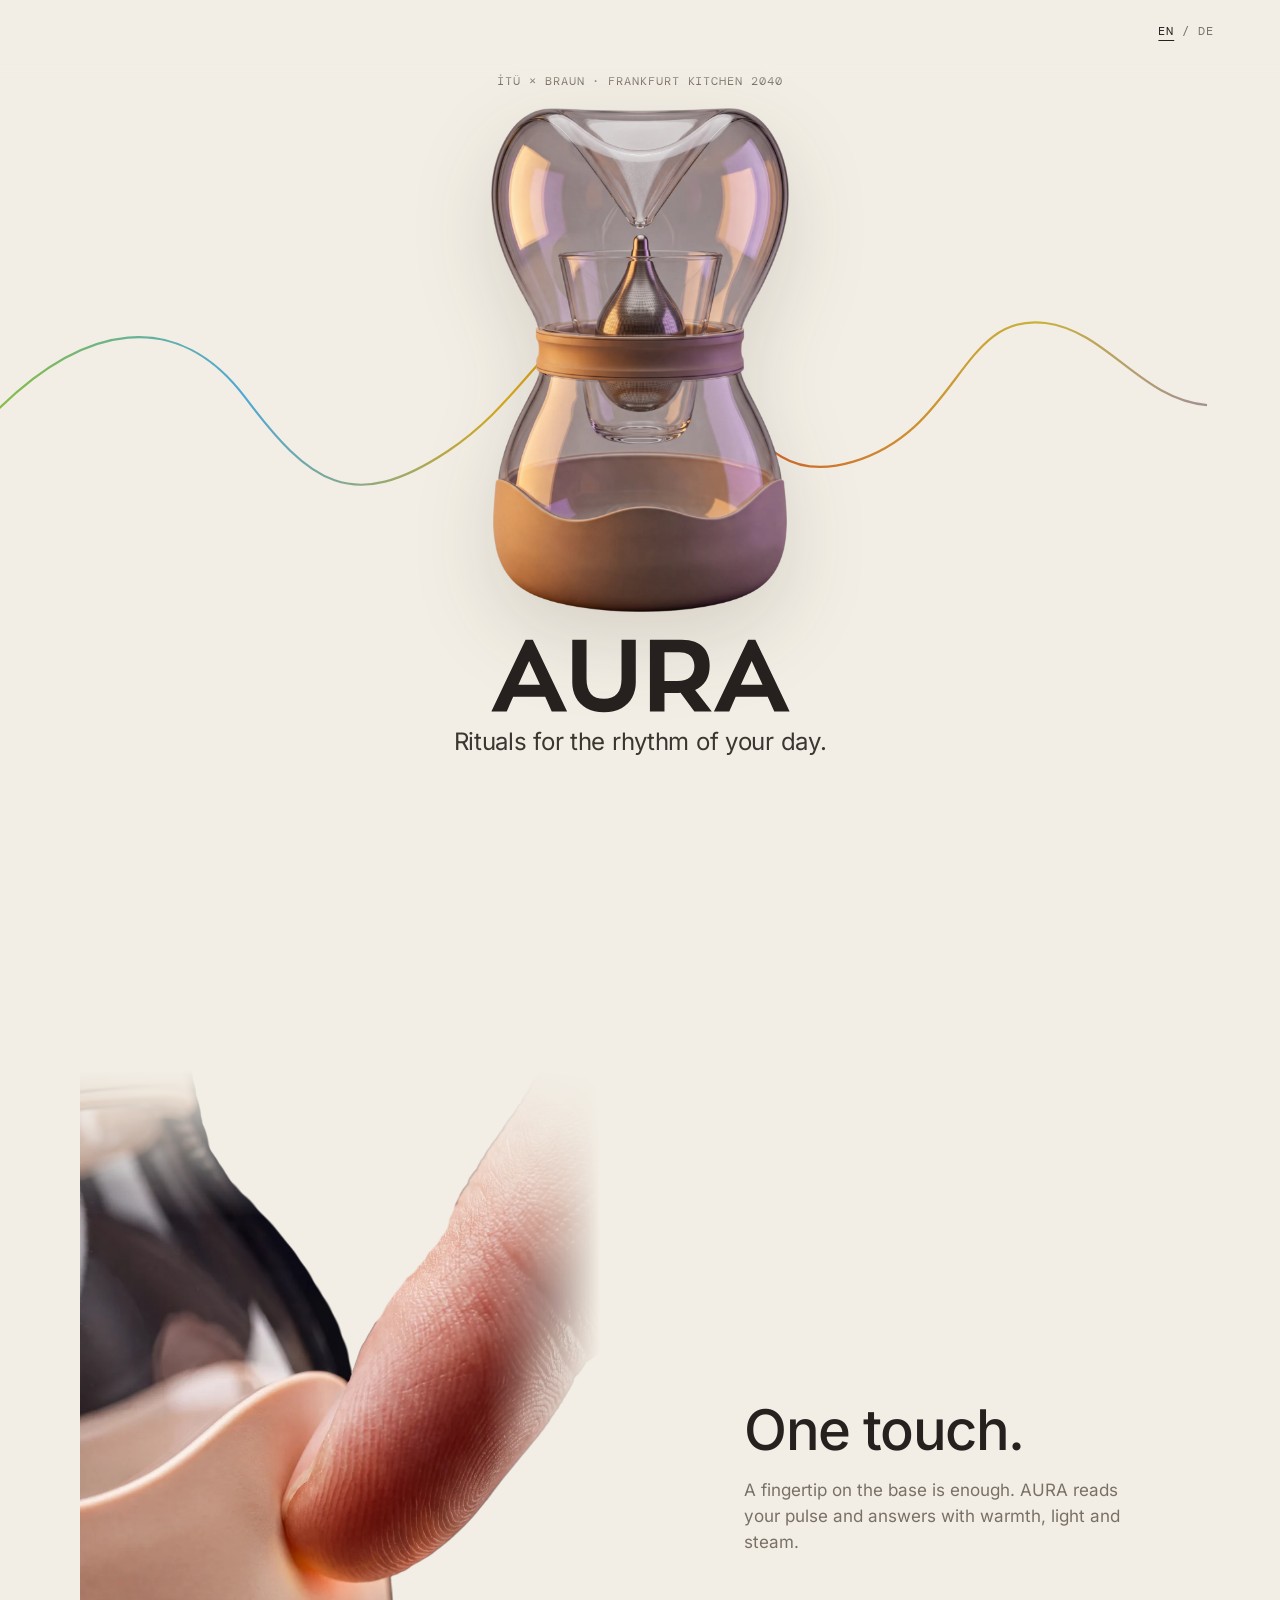
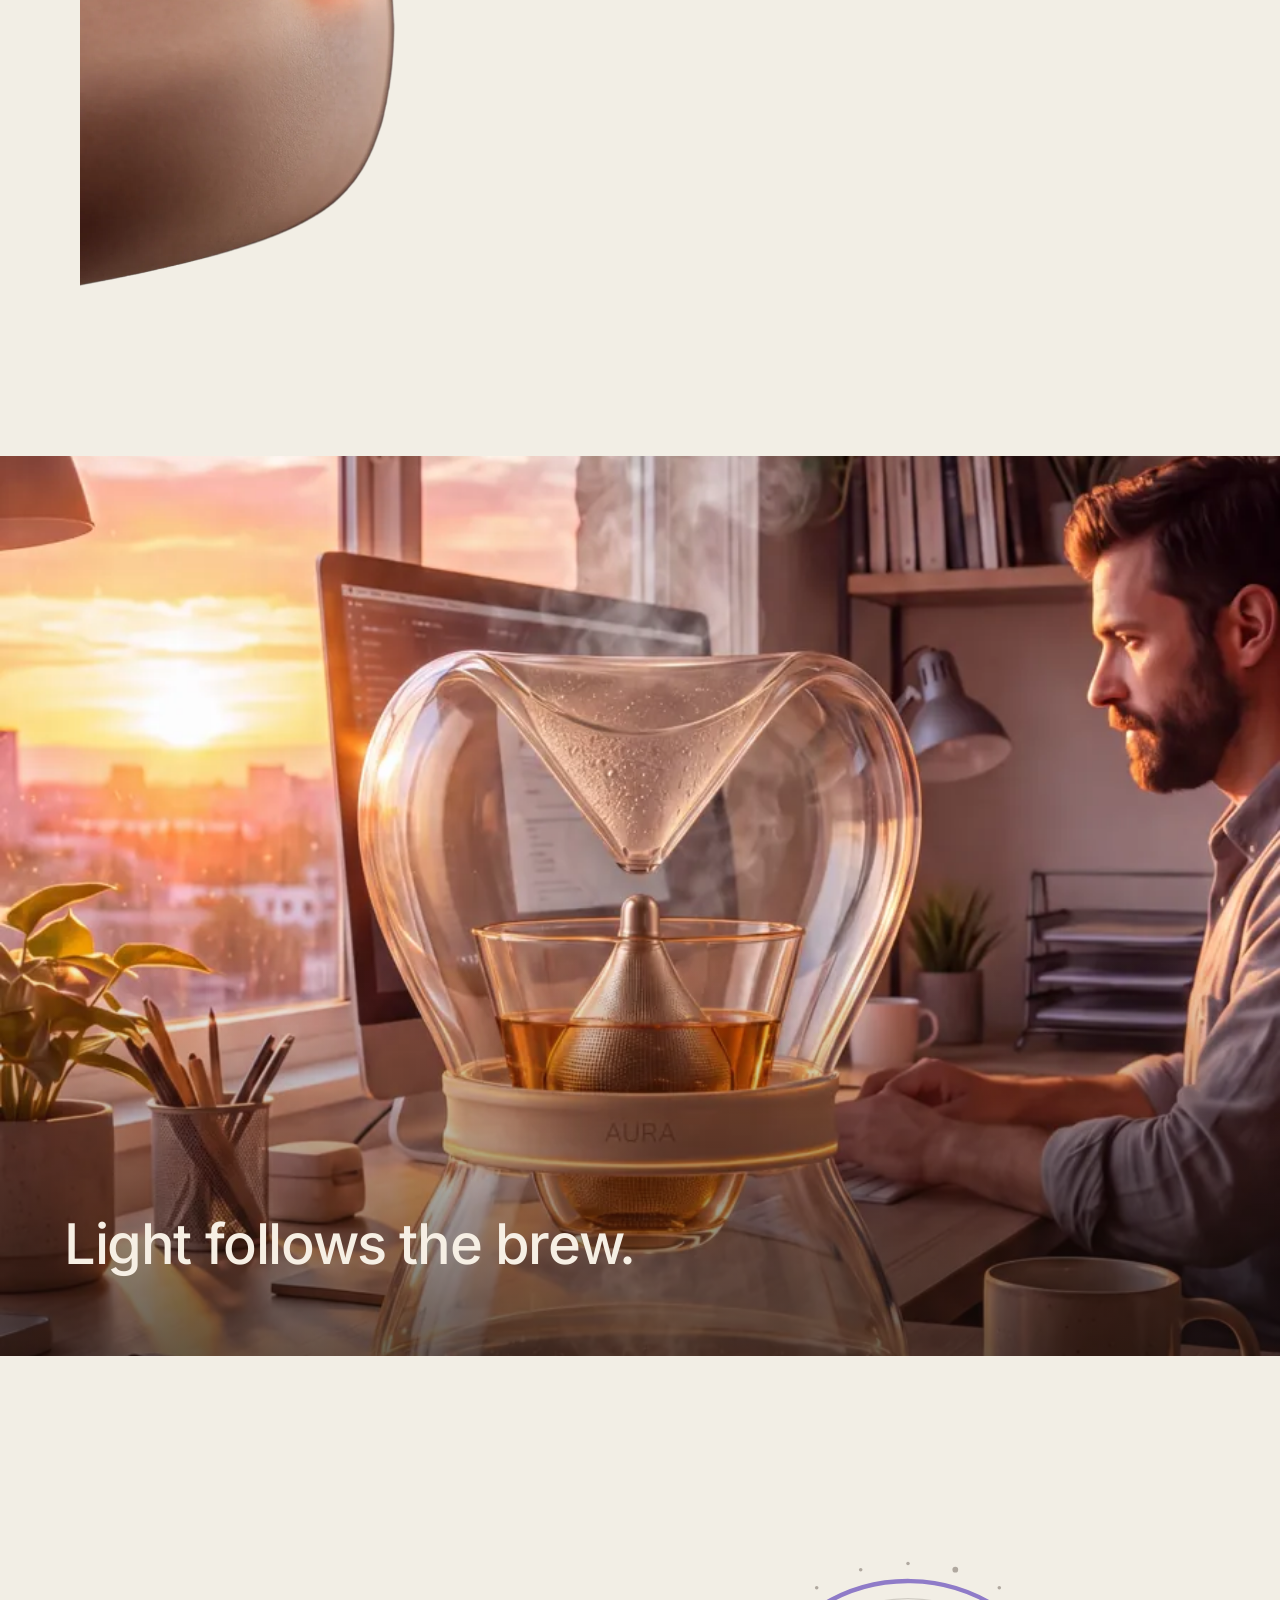
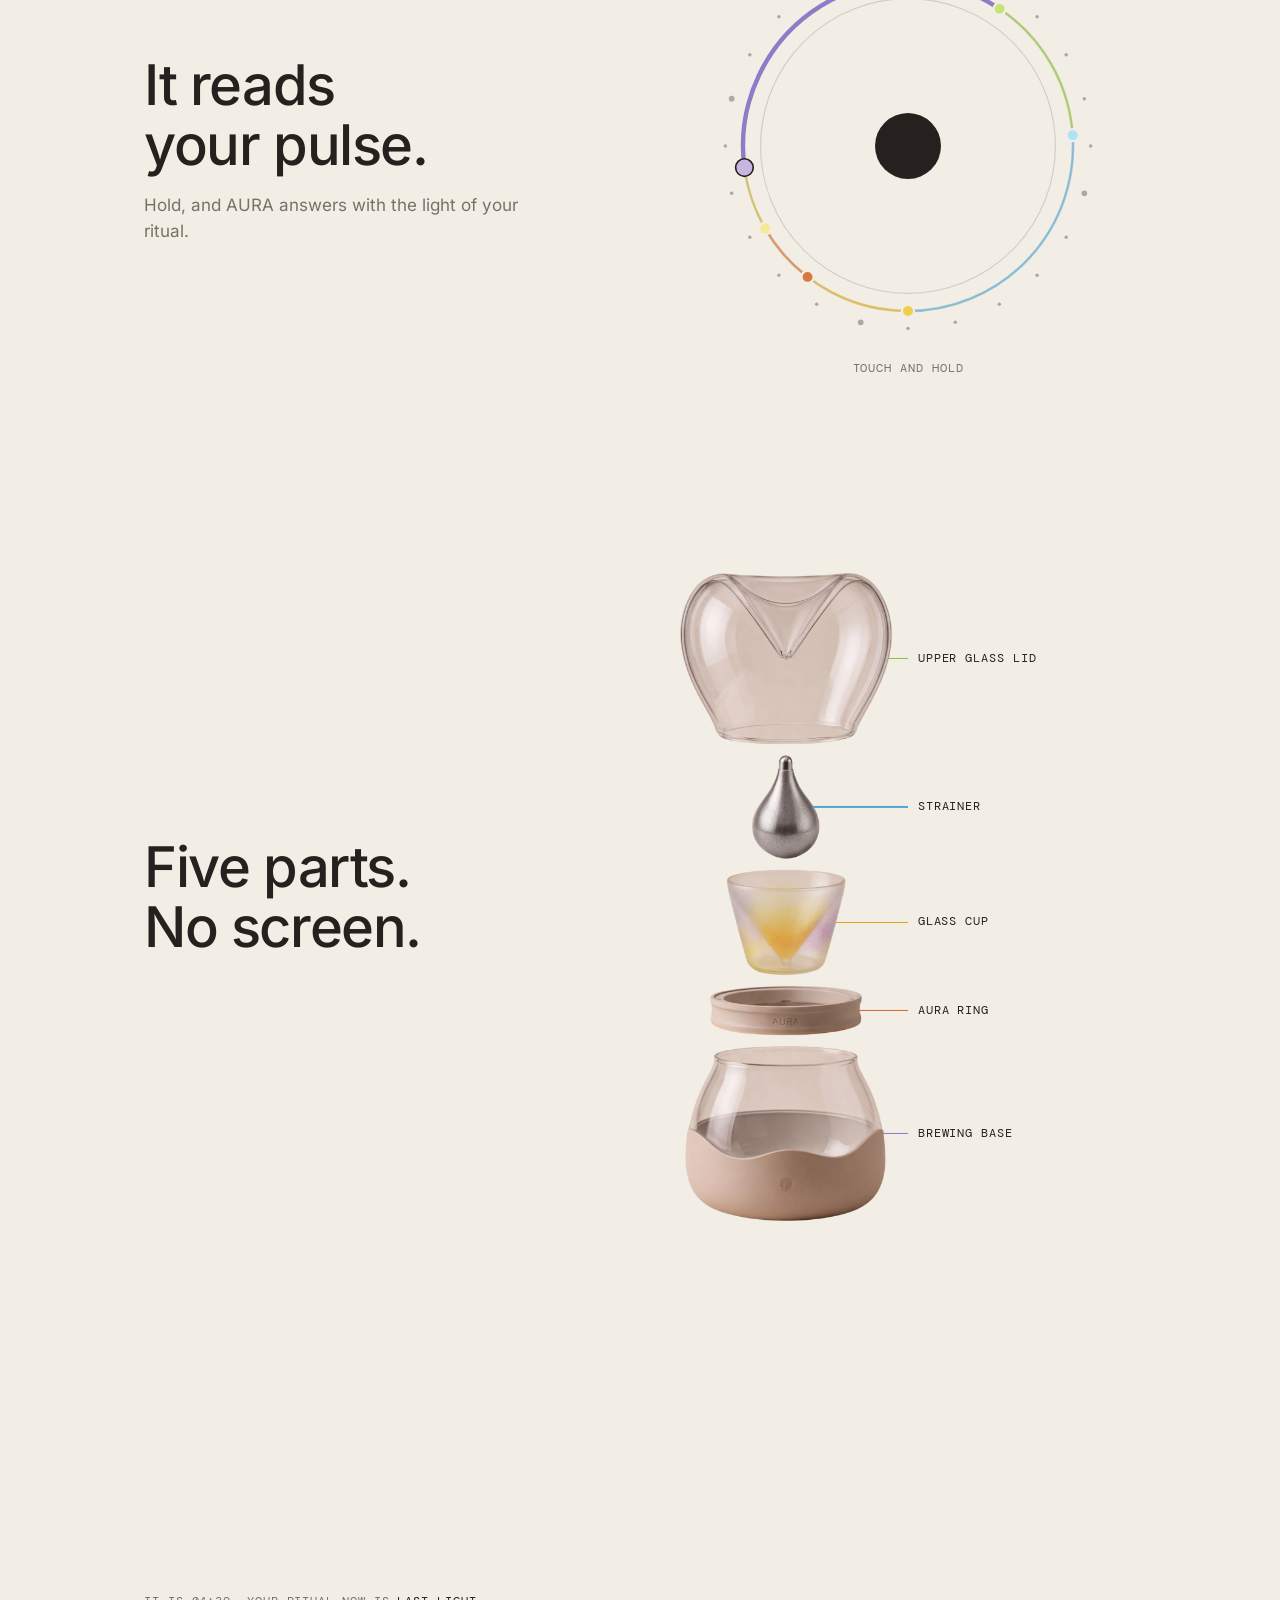
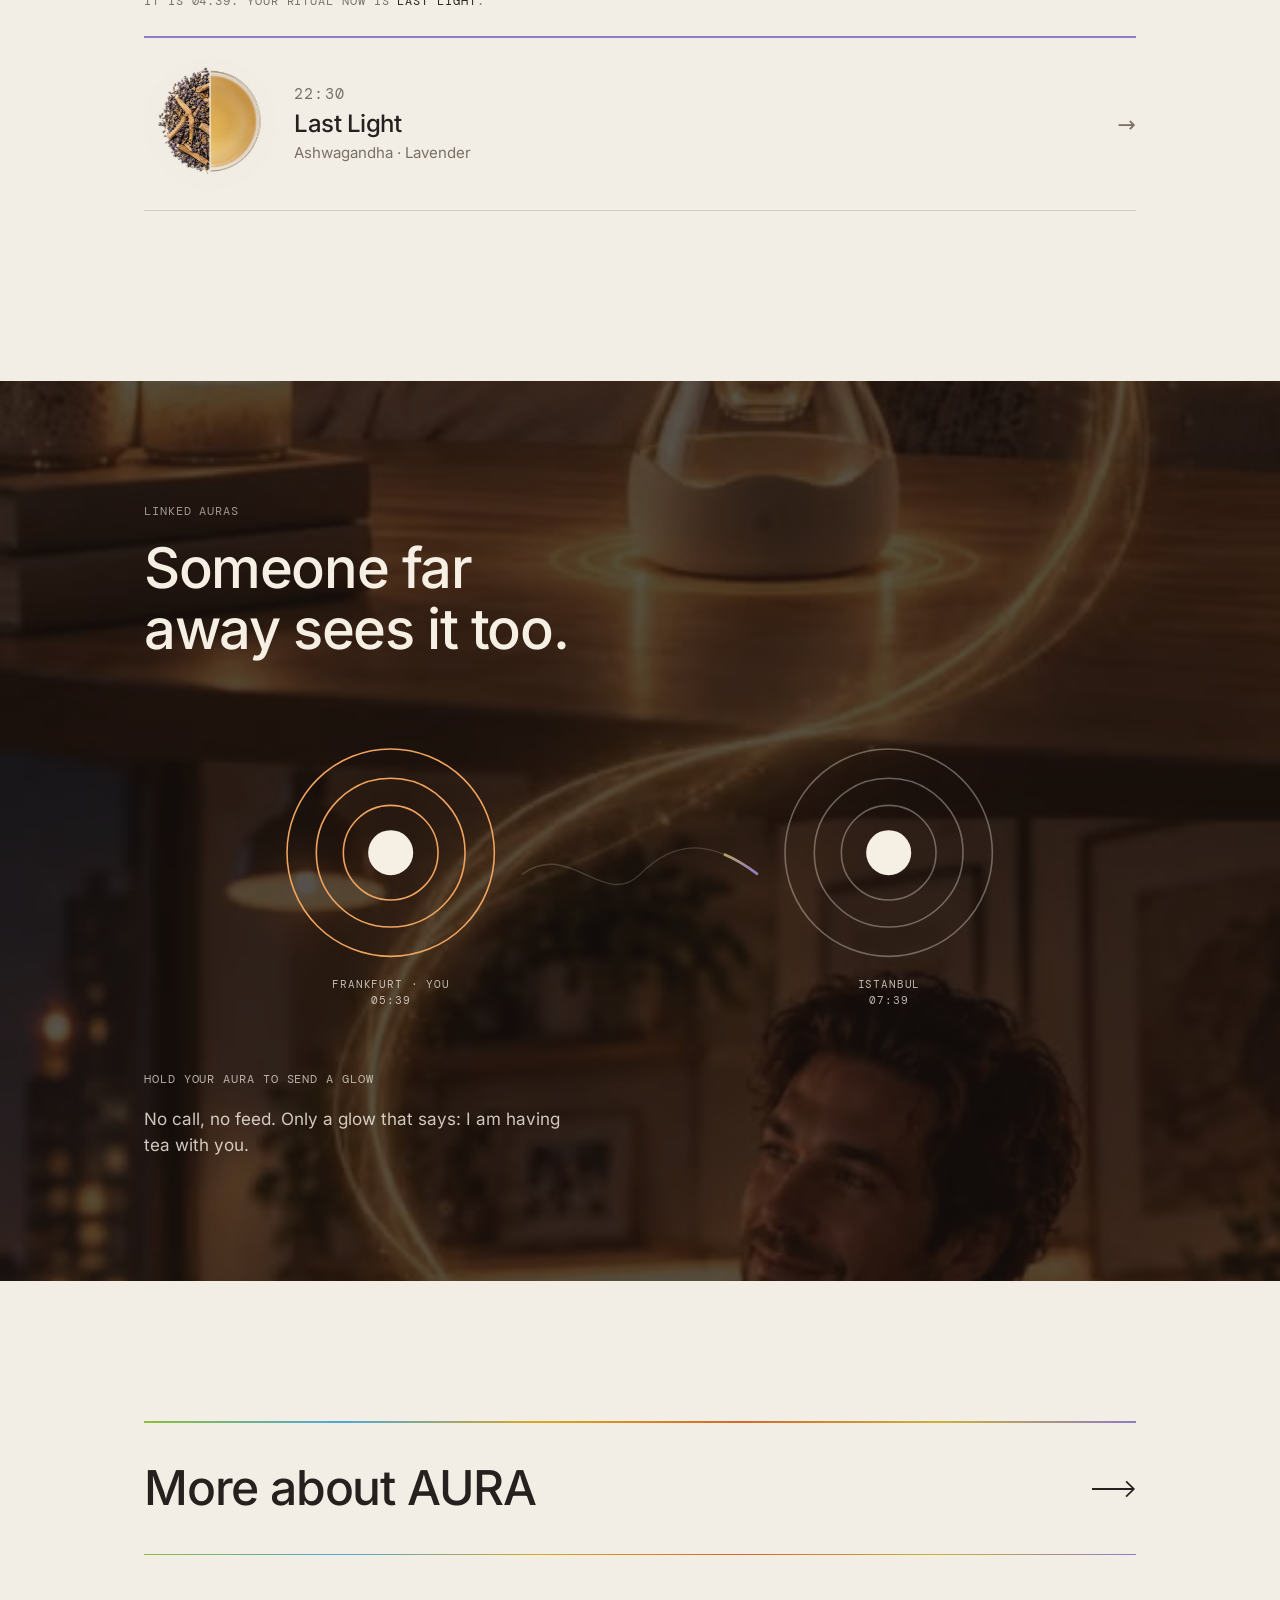
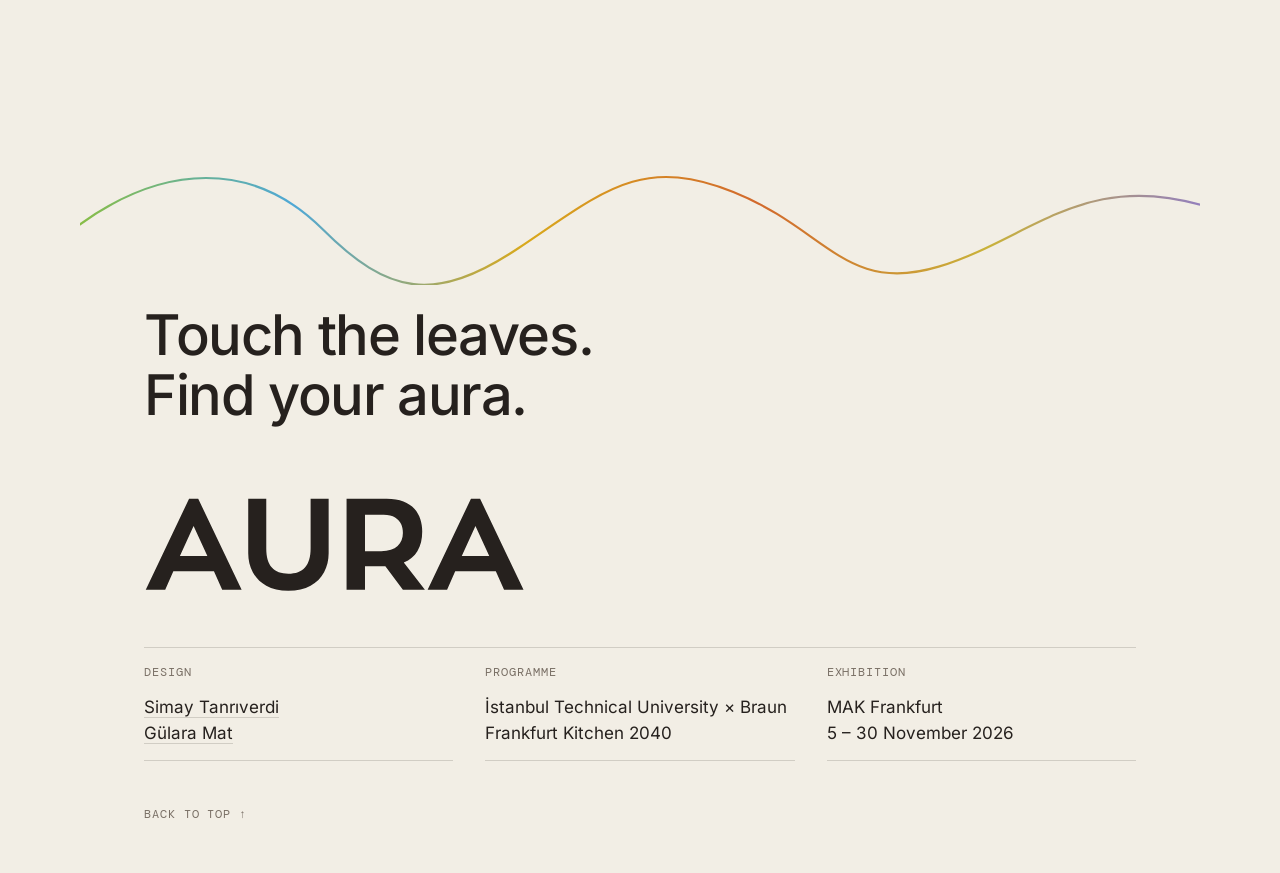
<file: index.html>
<!doctype html>
<html lang="en">
<head>
<meta charset="utf-8">
<meta name="viewport" content="width=device-width, initial-scale=1, viewport-fit=cover">
<title>AURA · Rituals for the rhythm of your day</title>
<meta name="description" content="AURA is a screenless ritual tea brewer for the kitchen of 2040. İTÜ × Braun, Frankfurt Kitchen 2040, MAK Frankfurt.">
<meta name="theme-color" content="#F2EEE5">
<meta property="og:title" content="AURA · Rituals for the rhythm of your day">
<meta property="og:description" content="A screenless ritual tea brewer for the kitchen of 2040. İTÜ × Braun · MAK Frankfurt.">
<meta property="og:image" content="img/og.jpg">
<link rel="preload" href="fonts/inter-latin-wght-normal.woff2" as="font" type="font/woff2" crossorigin>
<link rel="preload" href="img/aura_hero.webp" as="image">
<link rel="stylesheet" href="style.css">
<link rel="icon" href="img/favicon.svg" type="image/svg+xml">
</head>
<body class="page-home">
<svg width="0" height="0" style="position:absolute" aria-hidden="true">
  <defs>
    <linearGradient id="day" x1="0" y1="0" x2="1" y2="0">
      <stop offset="0" stop-color="#8DBF3A"/><stop offset=".2" stop-color="#4FA8D6"/><stop offset=".4" stop-color="#D9A91C"/>
      <stop offset=".6" stop-color="#D2692C"/><stop offset=".8" stop-color="#C9B23A"/><stop offset="1" stop-color="#8F7BC8"/>
    </linearGradient>
  </defs>
  <symbol id="wordmark" viewBox="144 290 1148 283"><path transform="translate(144.62 567.00)" d="M 210.65625 -55.6875 L 88 -55.6875 L 63.46875 0 L 4.671875 0 L 135.515625 -274.515625 L 163.15625 -274.515625 L 294.375 0 L 235.578125 0 Z M 107.859375 -102.015625 L 190.796875 -102.015625 L 149.140625 -192.75 Z M 107.859375 -102.015625"/><path transform="translate(432.77 567.00)" d="M 269.0625 -274.515625 L 269.0625 -110.203125 C 269.0625 -89.171875 264.453125 -70.085938 255.234375 -52.953125 C 246.023438 -35.816406 232.398438 -22.1875 214.359375 -12.0625 C 196.316406 -1.945312 173.925781 3.109375 147.1875 3.109375 C 120.707031 3.109375 98.507812 -1.945312 80.59375 -12.0625 C 62.6875 -22.1875 49.125 -35.816406 39.90625 -52.953125 C 30.695312 -70.085938 26.09375 -89.171875 26.09375 -110.203125 L 26.09375 -274.515625 L 80.609375 -274.515625 L 80.609375 -124.609375 C 80.609375 -98.648438 86.253906 -79.4375 97.546875 -66.96875 C 108.835938 -54.507812 125.382812 -48.28125 147.1875 -48.28125 C 192.09375 -48.28125 214.546875 -73.722656 214.546875 -124.609375 L 214.546875 -274.515625 Z M 269.0625 -274.515625"/><path transform="translate(727.53 567.00)" d="M 198.59375 0 L 145.625 -70.875 C 144.070312 -70.613281 142.382812 -70.484375 140.5625 -70.484375 C 138.75 -70.484375 136.9375 -70.484375 135.125 -70.484375 L 84.109375 -70.484375 L 84.109375 0 L 28.421875 0 L 28.421875 -274.515625 L 149.53125 -274.515625 C 169.519531 -274.515625 186.390625 -271.789062 200.140625 -266.34375 C 213.898438 -260.894531 224.929688 -253.5625 233.234375 -244.34375 C 241.546875 -235.125 247.582031 -224.609375 251.34375 -212.796875 C 255.113281 -200.984375 257 -188.585938 257 -175.609375 C 257 -151.992188 252.257812 -132.394531 242.78125 -116.8125 C 233.3125 -101.238281 219.488281 -89.554688 201.3125 -81.765625 L 265.171875 0 Z M 84.109375 -116.421875 L 133.171875 -116.421875 C 155.492188 -116.421875 171.976562 -121.546875 182.625 -131.796875 C 193.269531 -142.054688 198.59375 -155.234375 198.59375 -171.328125 C 198.59375 -180.929688 196.773438 -189.882812 193.140625 -198.1875 C 189.503906 -206.5 183.46875 -213.25 175.03125 -218.4375 C 166.59375 -223.632812 155.101562 -226.234375 140.5625 -226.234375 L 84.109375 -226.234375 Z M 84.109375 -116.421875"/><path transform="translate(996.21 567.00)" d="M 210.65625 -55.6875 L 88 -55.6875 L 63.46875 0 L 4.671875 0 L 135.515625 -274.515625 L 163.15625 -274.515625 L 294.375 0 L 235.578125 0 Z M 107.859375 -102.015625 L 190.796875 -102.015625 L 149.140625 -192.75 Z M 107.859375 -102.015625"/></symbol>
</svg>


<header class="bar on">
  <a href="#top" class="bar__mark" aria-label="AURA"><svg><use href="#wordmark"/></svg></a>
  <div class="lang mono" role="group" aria-label="Language">
    <button type="button" data-lang="en" aria-pressed="true">EN</button><span aria-hidden="true">/</span><button type="button" data-lang="de" aria-pressed="false">DE</button>
  </div>
</header>

<main id="top">

  <section class="hero">
    <p class="mono hero__kicker" data-i18n="kicker">İTÜ × Braun · Frankfurt Kitchen 2040</p>
    <svg class="wave wave--hero" viewBox="0 0 1200 260" preserveAspectRatio="xMidYMid slice" aria-hidden="true">
      <path pathLength="1" d="M-20 170 C 80 60, 170 60, 230 140 S 330 250, 420 190 S 520 40, 610 80 S 700 230, 800 200 S 900 60, 980 70 S 1090 200, 1220 120"/>
    </svg>
    <img class="hero__product" src="img/aura_hero.webp" width="900" height="1526" alt="AURA, a glass hourglass-shaped tea brewer with a warm ring and base.">
    <div class="hero__text">
      <h1 class="hero__mark"><svg role="img" aria-label="AURA"><use href="#wordmark"/></svg></h1>
      <p class="hero__line" data-i18n="tagline">Rituals for the rhythm of your day.</p>
    </div>
  </section>



  <section class="panel panel--touch">
    <img class="touch reveal" src="img/aura_touch.webp" width="900" height="1412" loading="lazy" alt="A fingertip touching the base of AURA.">
    <div class="panel__text">
      <h2 class="statement reveal" data-i18n="l.touch">One touch.</h2>
      <p class="quiet reveal" data-i18n="l.touch.sub">A fingertip on the base is enough. AURA reads your pulse and answers with warmth, light and steam.</p>
    </div>
  </section>

  <section class="film film--photo">
    <img src="img/scene_desk_ring.webp" width="900" height="1613" loading="lazy" alt="AURA brewing on a desk at sunset, its light ring projected onto the table.">
    <p class="film__line" data-i18n="l.light">Light follows the brew.</p>
  </section>

  <section class="panel panel--halo" id="light">
    <div class="panel__text">
      <h2 class="statement reveal" data-i18n="l.halo.title">It reads your pulse.</h2>
      <p class="quiet reveal" data-i18n="l.halo.sub">Hold, and AURA answers with the light of your ritual.</p>
    </div>
    <button class="ring reveal" type="button" data-ring aria-label="Touch and hold">
      <svg aria-hidden="true"></svg>
      <span class="mono ring__hint" data-i18n="h.hold">Touch and hold</span>
      <span class="ring__done"><span class="mono" data-i18n="l.halo.done">Your ritual now</span><b class="ring__name"></b></span>
    </button>
  </section>

  <section class="panel panel--parts">
    <h2 class="statement reveal" data-i18n="l.parts">Five parts. No screen.</h2>
    <!-- --x: right edge of each part at its middle row, --y: that row, both measured on aura_parts.webp (700 × 2142) -->
    <figure class="partsfig reveal">
      <img src="img/aura_parts.webp" width="700" height="2142" loading="lazy" alt="AURA taken apart: glass dome, strainer, glass cup, AURA Ring and brewing base.">
      <ol class="mono partlabels">
        <li style="--x:.983;--y:13.2%;--pc:#8DBF3A" data-i18n="part.1">Upper glass lid</li>
        <li style="--x:.63;--y:36.1%;--pc:#4FA8D6" data-i18n="part.2">Strainer</li>
        <li style="--x:.736;--y:53.9%;--pc:#D9A91C" data-i18n="part.3">Glass cup</li>
        <li style="--x:.847;--y:67.5%;--pc:#D2692C" data-i18n="part.4">AURA Ring</li>
        <li style="--x:.96;--y:86.5%;--pc:#8F7BC8" data-i18n="part.5">Brewing base</li>
      </ol>
    </figure>
  </section>



  <section class="panel panel--rituals" id="rituals">
    <h2 class="statement reveal" data-i18n="l.rituals">Six leaves, six moments.</h2>
    <div class="day reveal" role="tablist" aria-label="Rituals of the day"></div>
    <p class="mono now"></p>
    <a class="ritual-mini" href="more.html#rituals"></a>
  </section>

  <section class="linked" data-video id="linked">
    <video src="video/together.mp4" poster="img/poster_together.jpg" muted playsinline loop preload="none" aria-hidden="true"></video>
    <div class="linked__in">
      <p class="mono linked__idx">Linked Auras</p>
      <h2 class="statement" data-i18n="l.linked.title">Someone far away sees it too.</h2>
      <div class="pair2">
        <button class="pair2__me" type="button" data-link aria-label="Hold to send your glow">
          <svg viewBox="0 0 200 200" aria-hidden="true"><circle class="p-r" cx="100" cy="100" r="92"/><circle class="p-r" cx="100" cy="100" r="66"/><circle class="p-r" cx="100" cy="100" r="42"/><circle class="p-core" cx="100" cy="100" r="20"/></svg>
          <span class="mono" data-tz="Europe/Berlin" data-i18n="city.fra.you">Frankfurt · you</span>
        </button>
        <svg class="pair2__line" viewBox="0 0 200 60" preserveAspectRatio="none" aria-hidden="true">
          <path class="p-track" d="M0 30 C 40 0, 70 60, 100 30 S 160 0, 200 30"/>
          <path class="p-flow" pathLength="1" d="M0 30 C 40 0, 70 60, 100 30 S 160 0, 200 30"/>
        </svg>
        <div class="pair2__far">
          <svg viewBox="0 0 200 200" aria-hidden="true"><circle class="p-r" cx="100" cy="100" r="92"/><circle class="p-r" cx="100" cy="100" r="66"/><circle class="p-r" cx="100" cy="100" r="42"/><circle class="p-core" cx="100" cy="100" r="20"/></svg>
          <span class="mono" data-tz="Europe/Istanbul" data-i18n="city.ist">Istanbul</span>
        </div>
      </div>
      <p class="mono linked__hint" data-i18n="l.linked.hint">Hold your Aura to send a glow</p>
      <p class="linked__sub" data-i18n="l.linked.sub">No call, no feed. Only a glow that says: I'm having tea with you.</p>
    </div>
  </section>

  <section class="cta">
    <a class="cta__link" href="more.html"><span data-i18n="more">More about AURA</span><svg viewBox="0 0 40 16" aria-hidden="true"><path d="M0 8h38M31 1l7 7-7 7"/></svg></a>
  </section>

</main>

<footer class="end" id="end">
  <svg class="wave wave--end" viewBox="0 0 1200 200" preserveAspectRatio="xMidYMid slice" aria-hidden="true">
    <path pathLength="1" d="M-20 120 C 90 30, 190 40, 260 110 S 380 190, 470 130 S 600 30, 700 70 S 820 180, 920 150 S 1080 40, 1220 90"/>
  </svg>
  <p class="end__line" data-i18n="end.line">Touch the leaves.<br>Find your aura.</p>
  <svg class="end__mark" role="img" aria-label="AURA"><use href="#wordmark"/></svg>
  <dl class="credits">
    <div><dt class="mono" data-i18n="c.design">Design</dt><dd><a class="person" href="https://www.linkedin.com/in/simay-tanr%C4%B1verdi/" target="_blank" rel="noopener">Simay Tanrıverdi</a><br><a class="person" href="https://www.linkedin.com/in/gularamat/" target="_blank" rel="noopener">Gülara Mat</a></dd></div>
    <div><dt class="mono" data-i18n="c.programme">Programme</dt><dd data-i18n="c.programme.v">İstanbul Technical University × Braun<br>Frankfurt Kitchen 2040</dd></div>
    <div><dt class="mono" data-i18n="c.exhibition">Exhibition</dt><dd data-i18n="c.exhibition.v">MAK Frankfurt<br>5 – 30 November 2026</dd></div>
  </dl>
  <a class="mono end__top" href="#top" data-i18n="top">Back to top ↑</a>
</footer>

<script src="i18n.js" defer></script>
<script src="halo.js" defer></script>
<script src="main.js" defer></script>
</body>
</html>
</file>
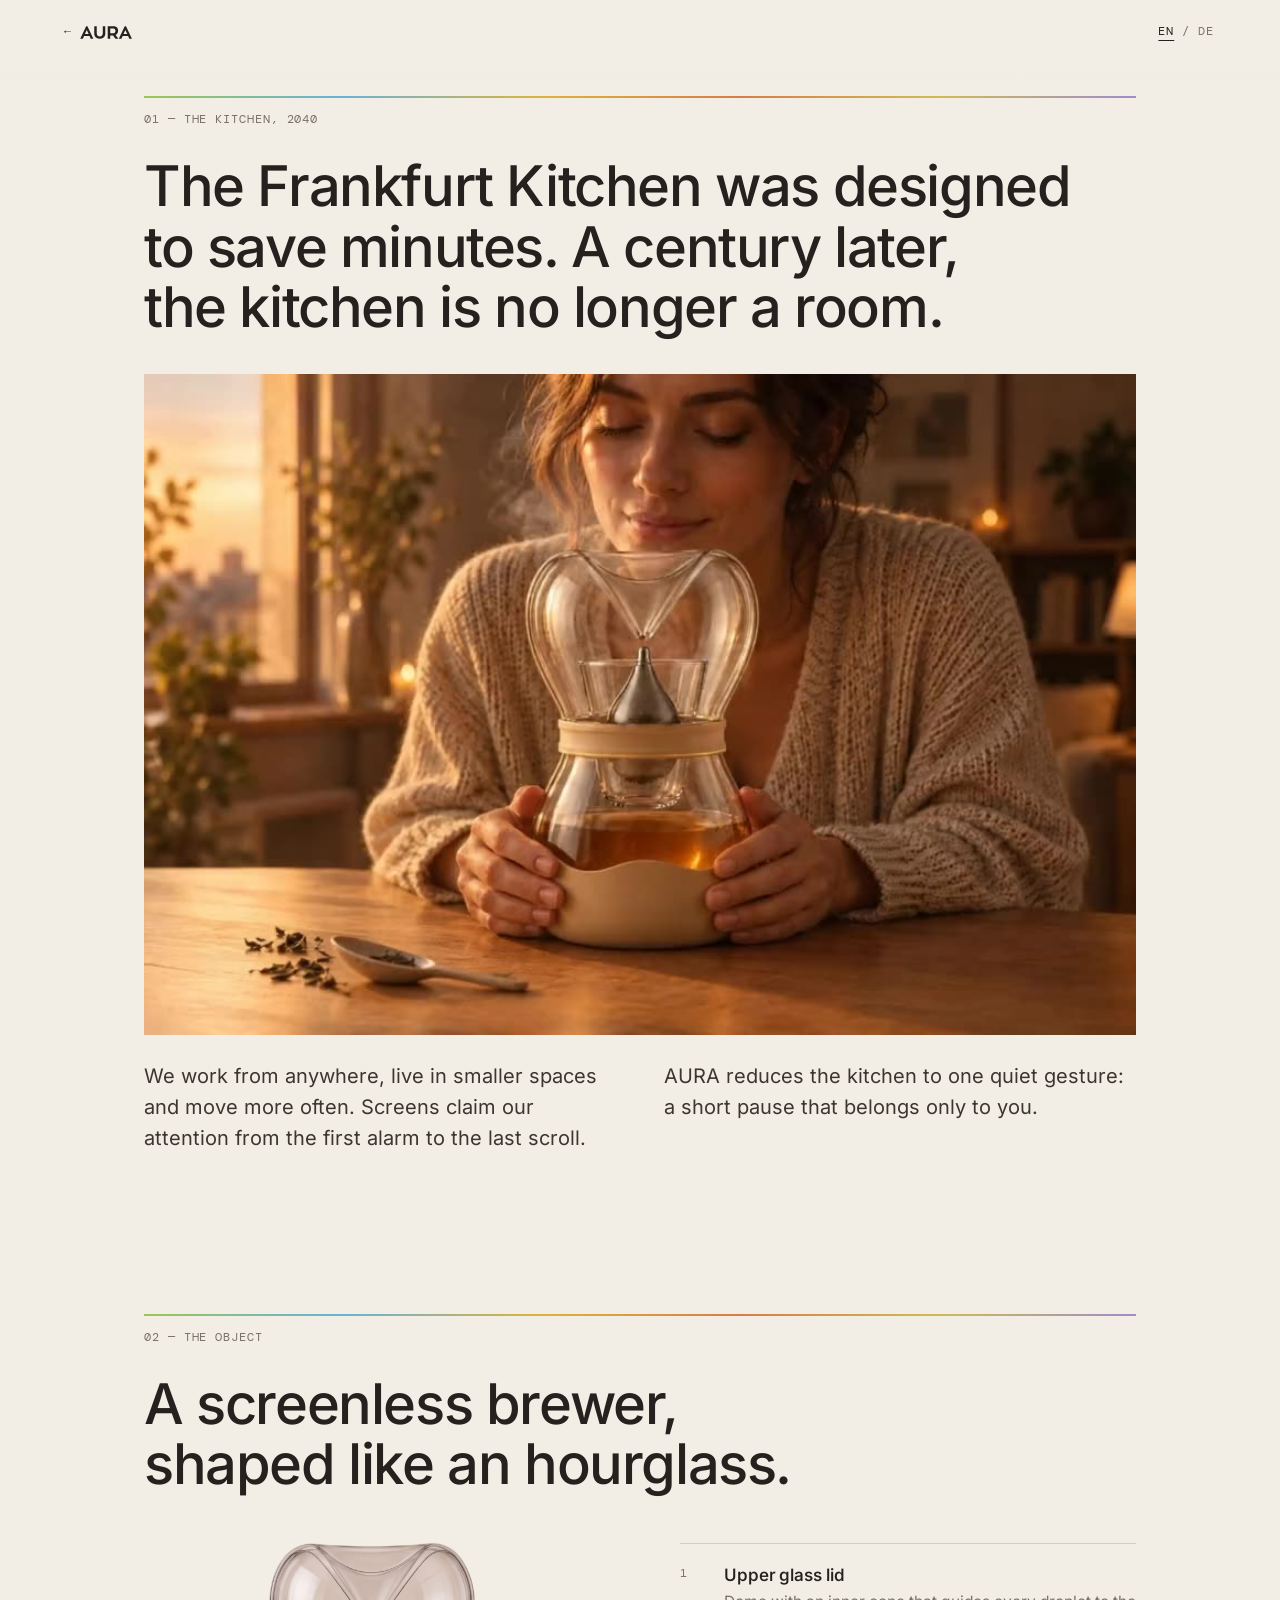
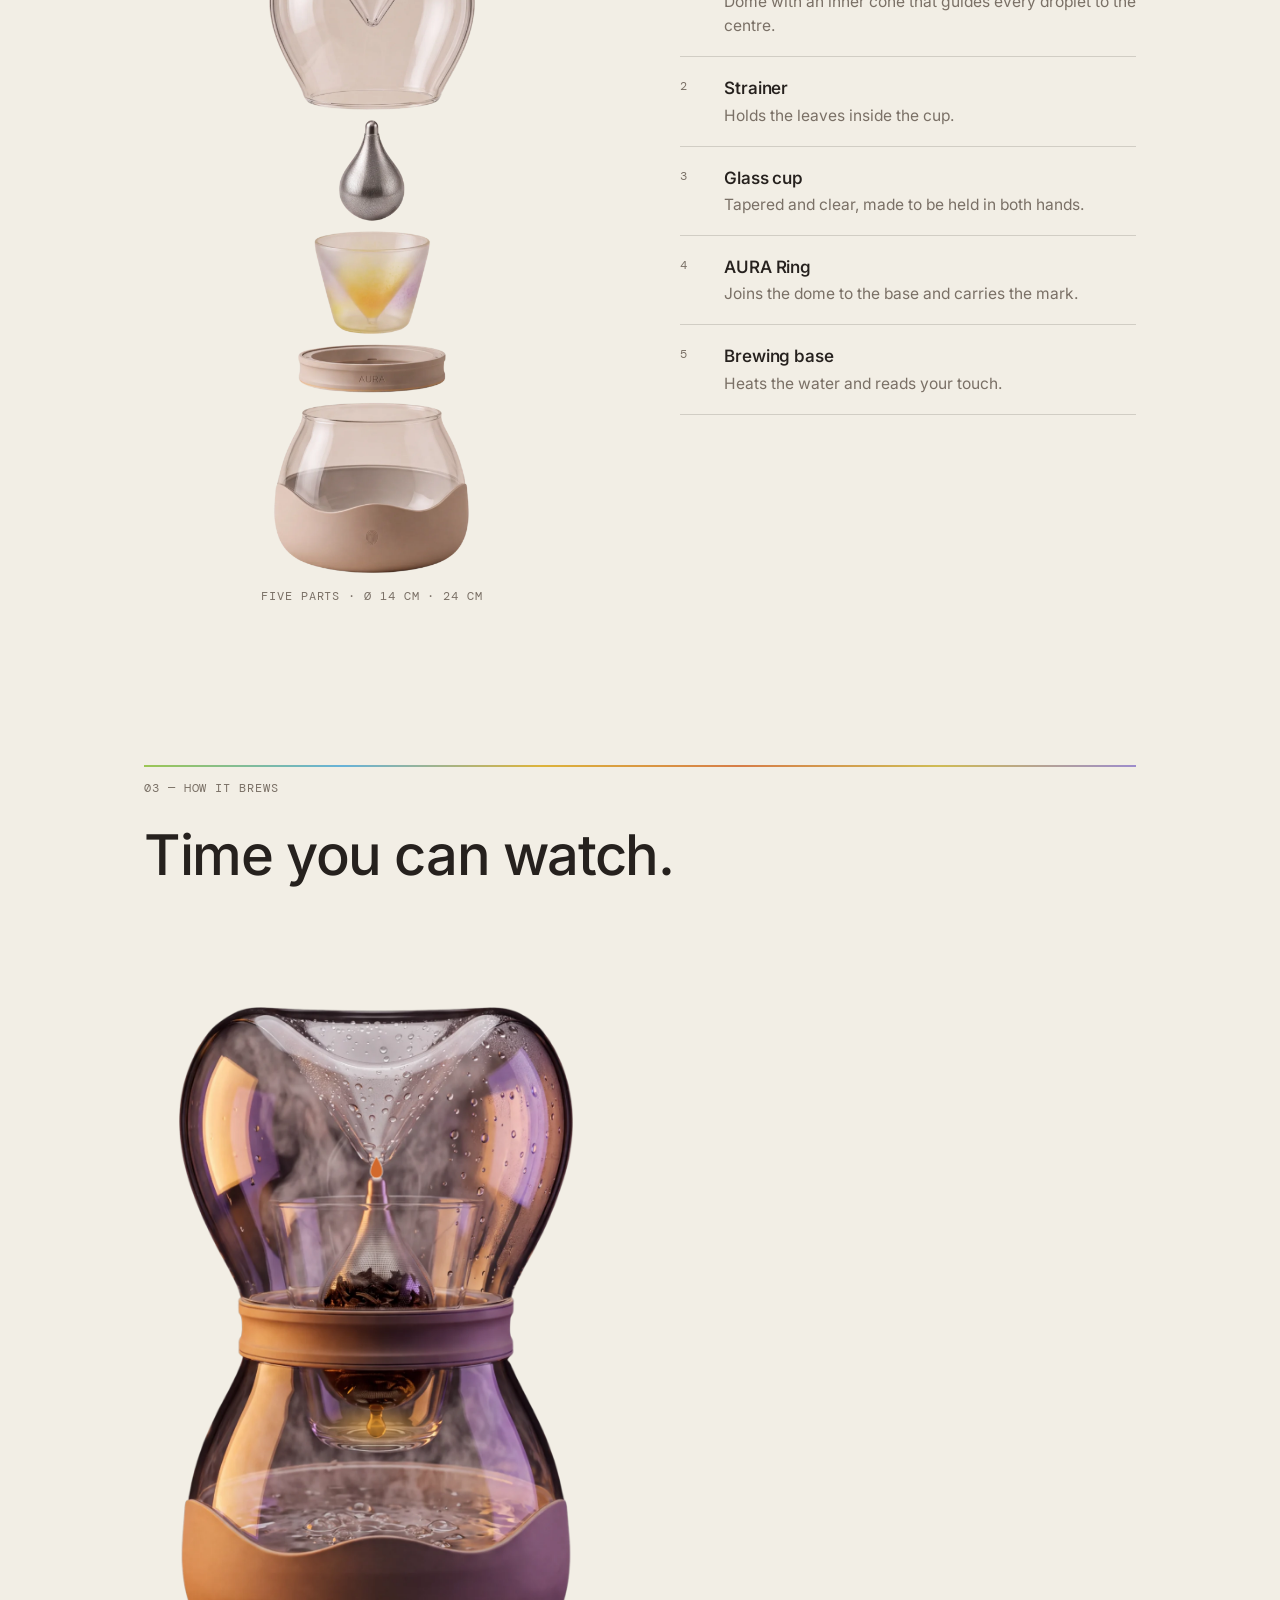
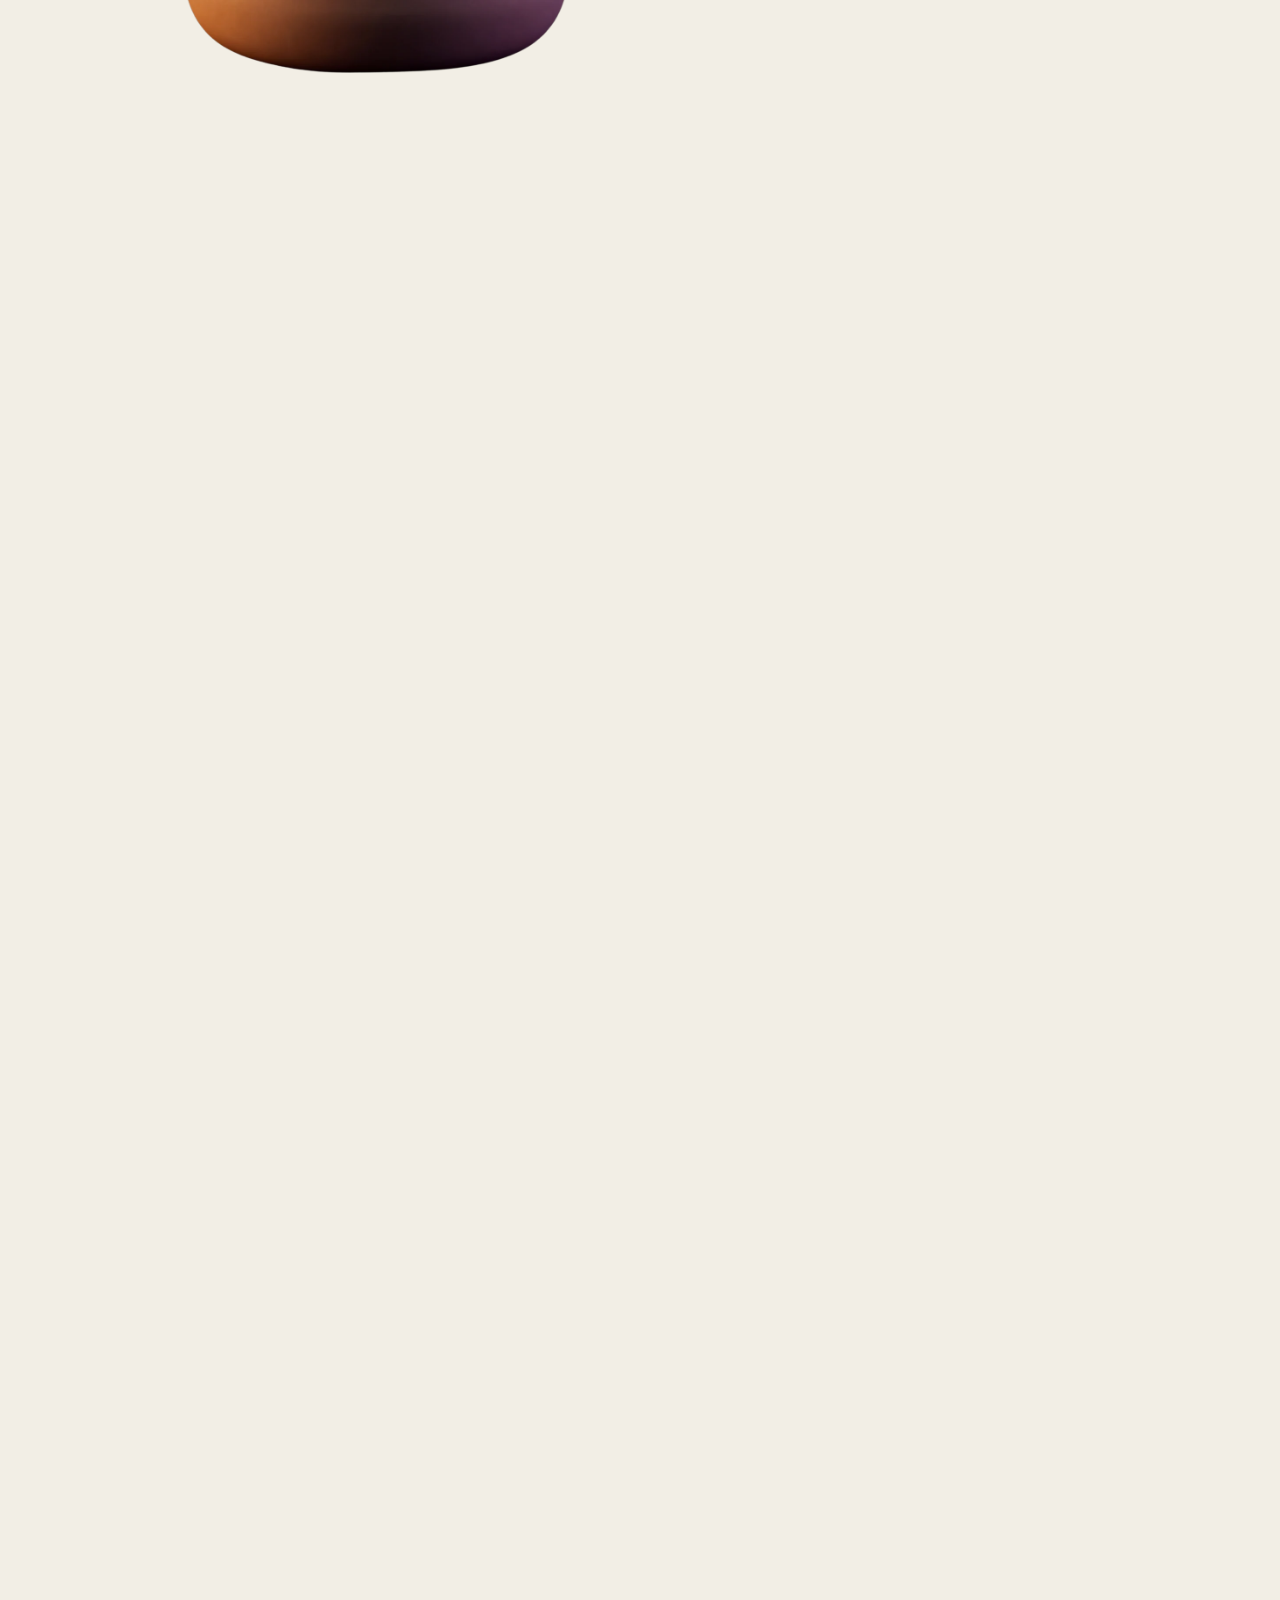
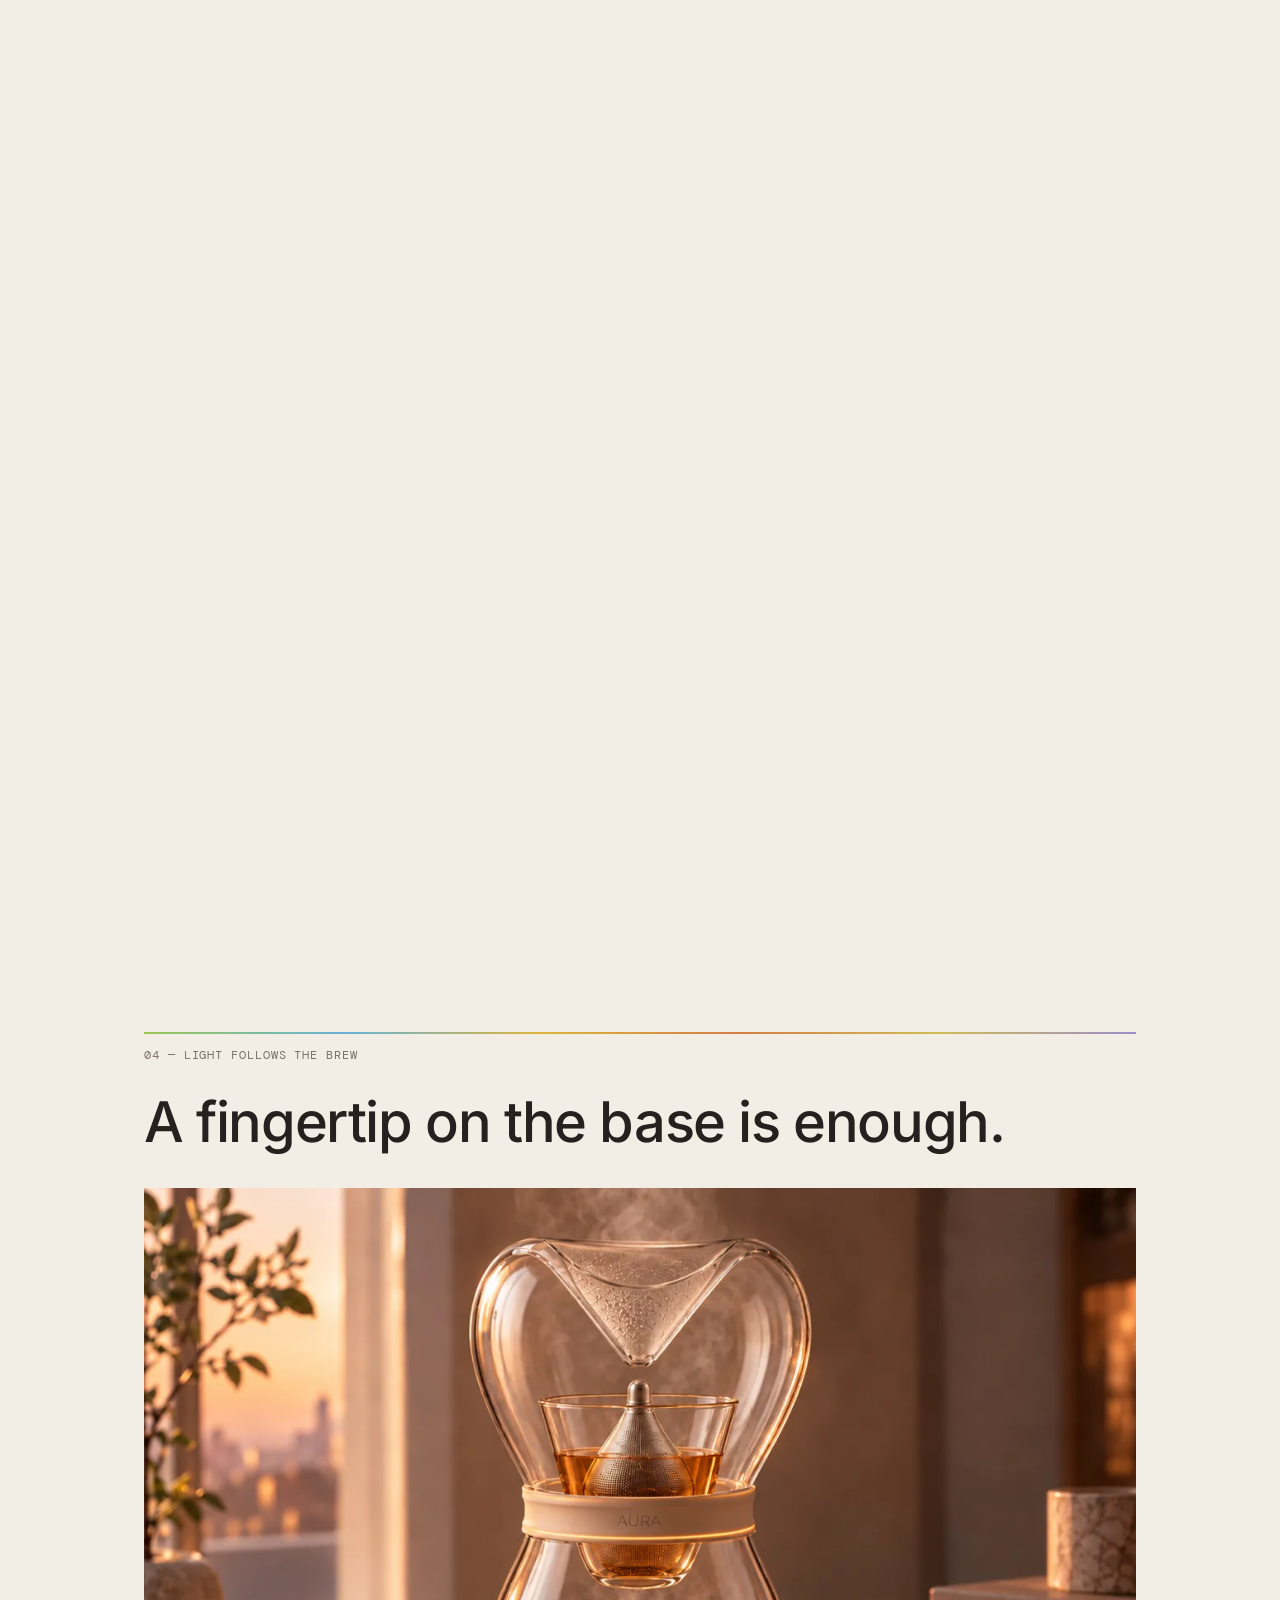
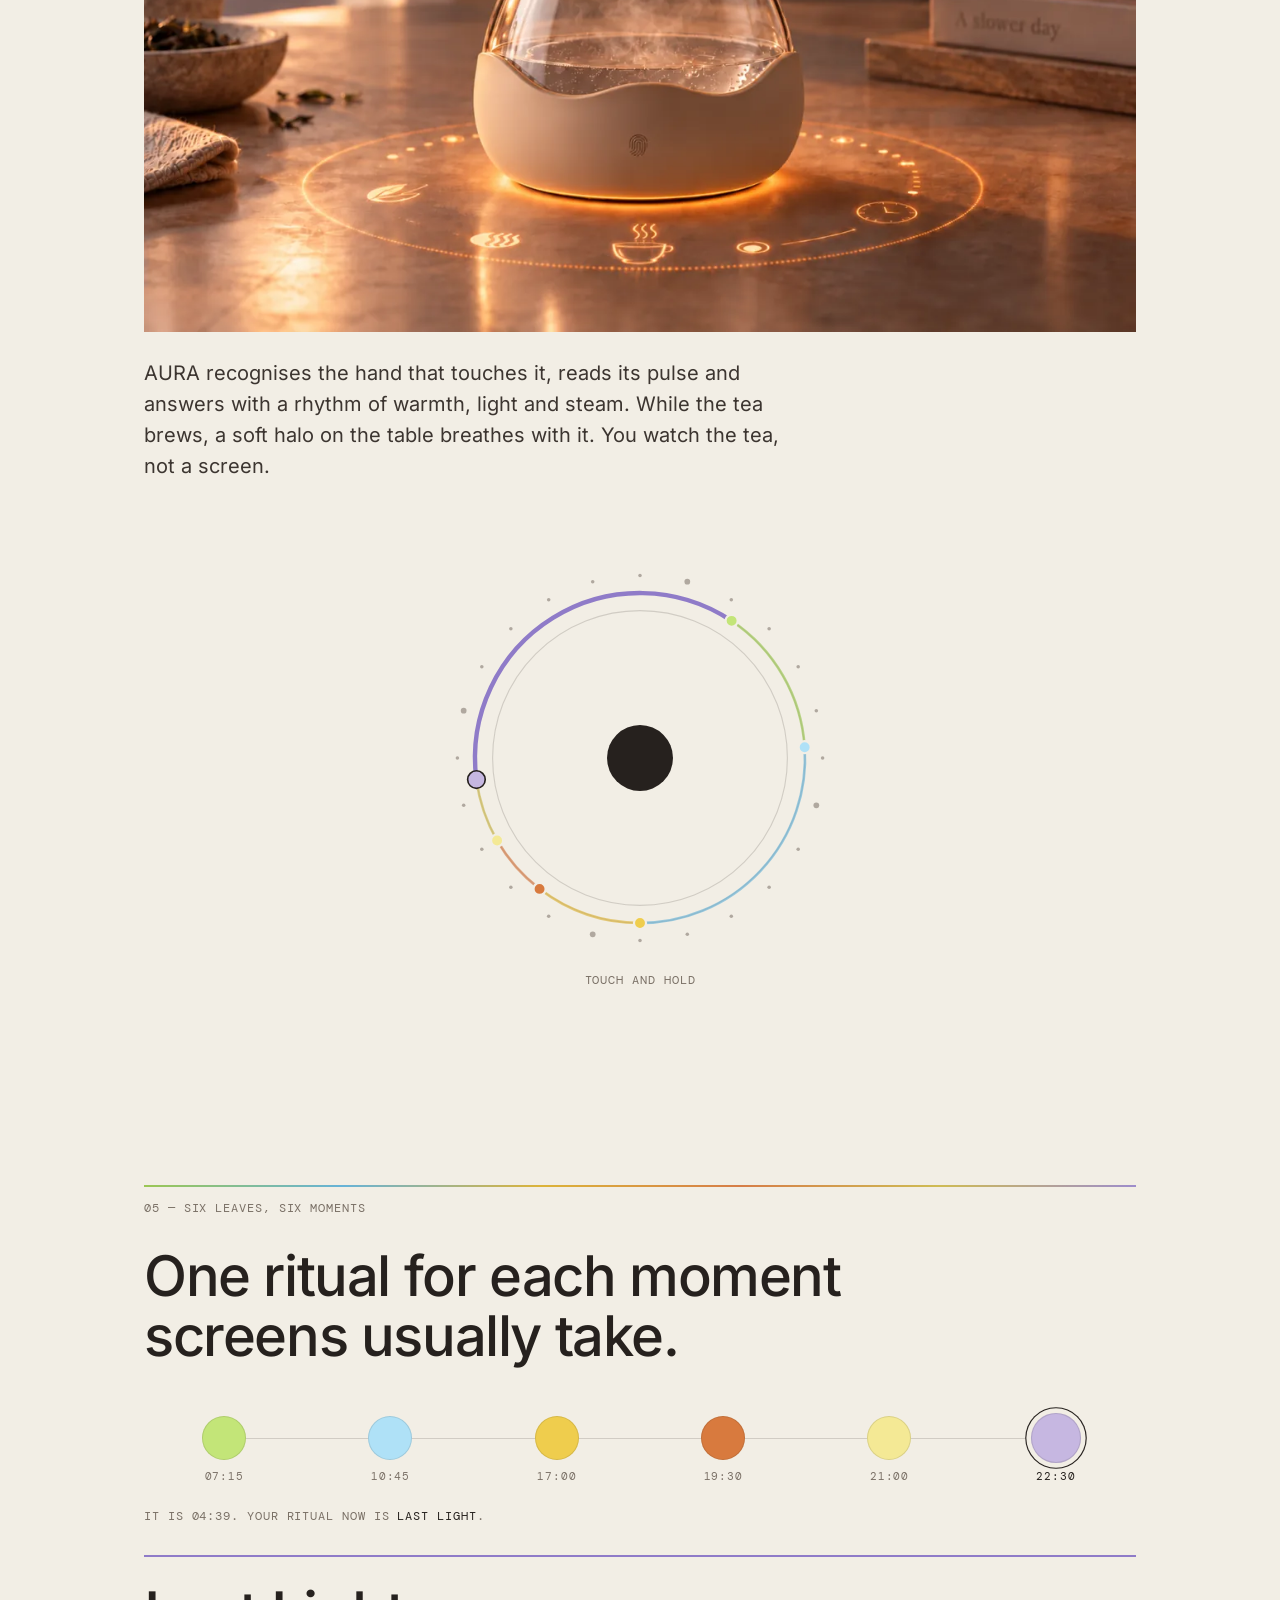
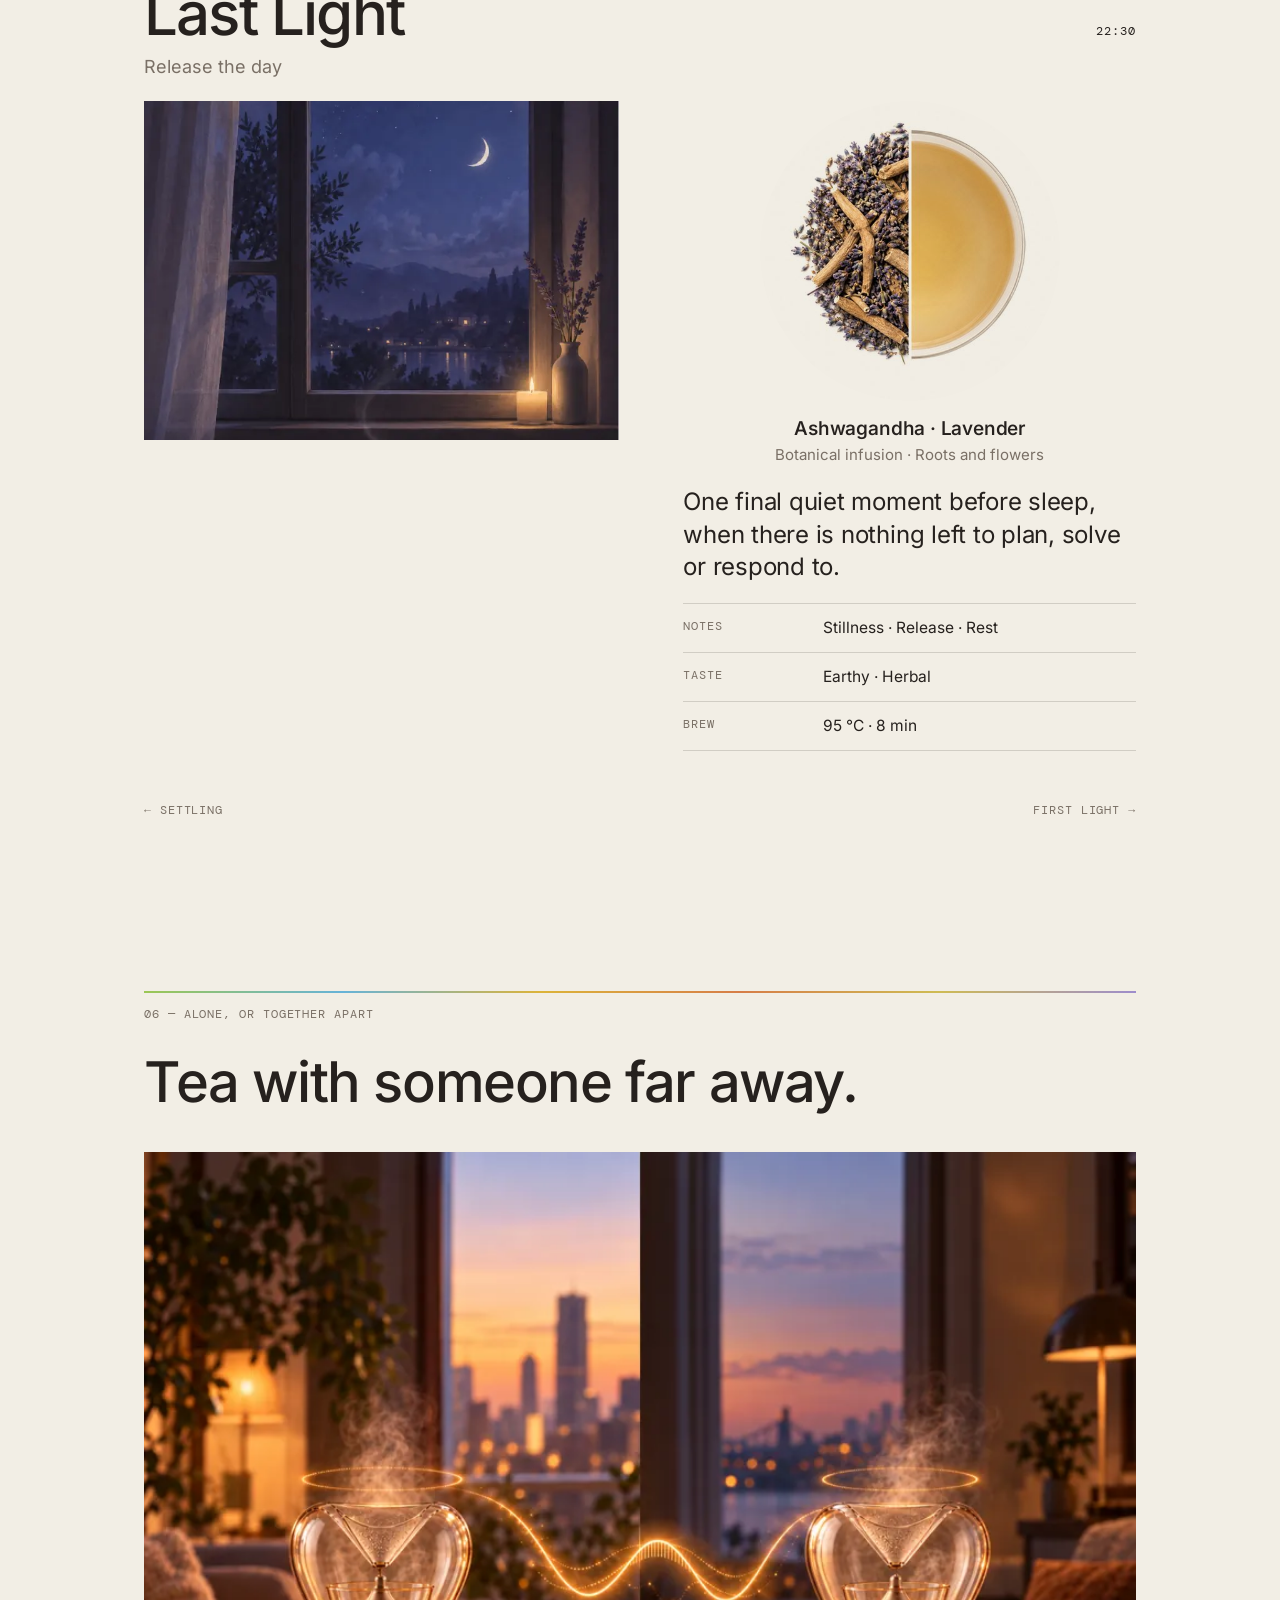
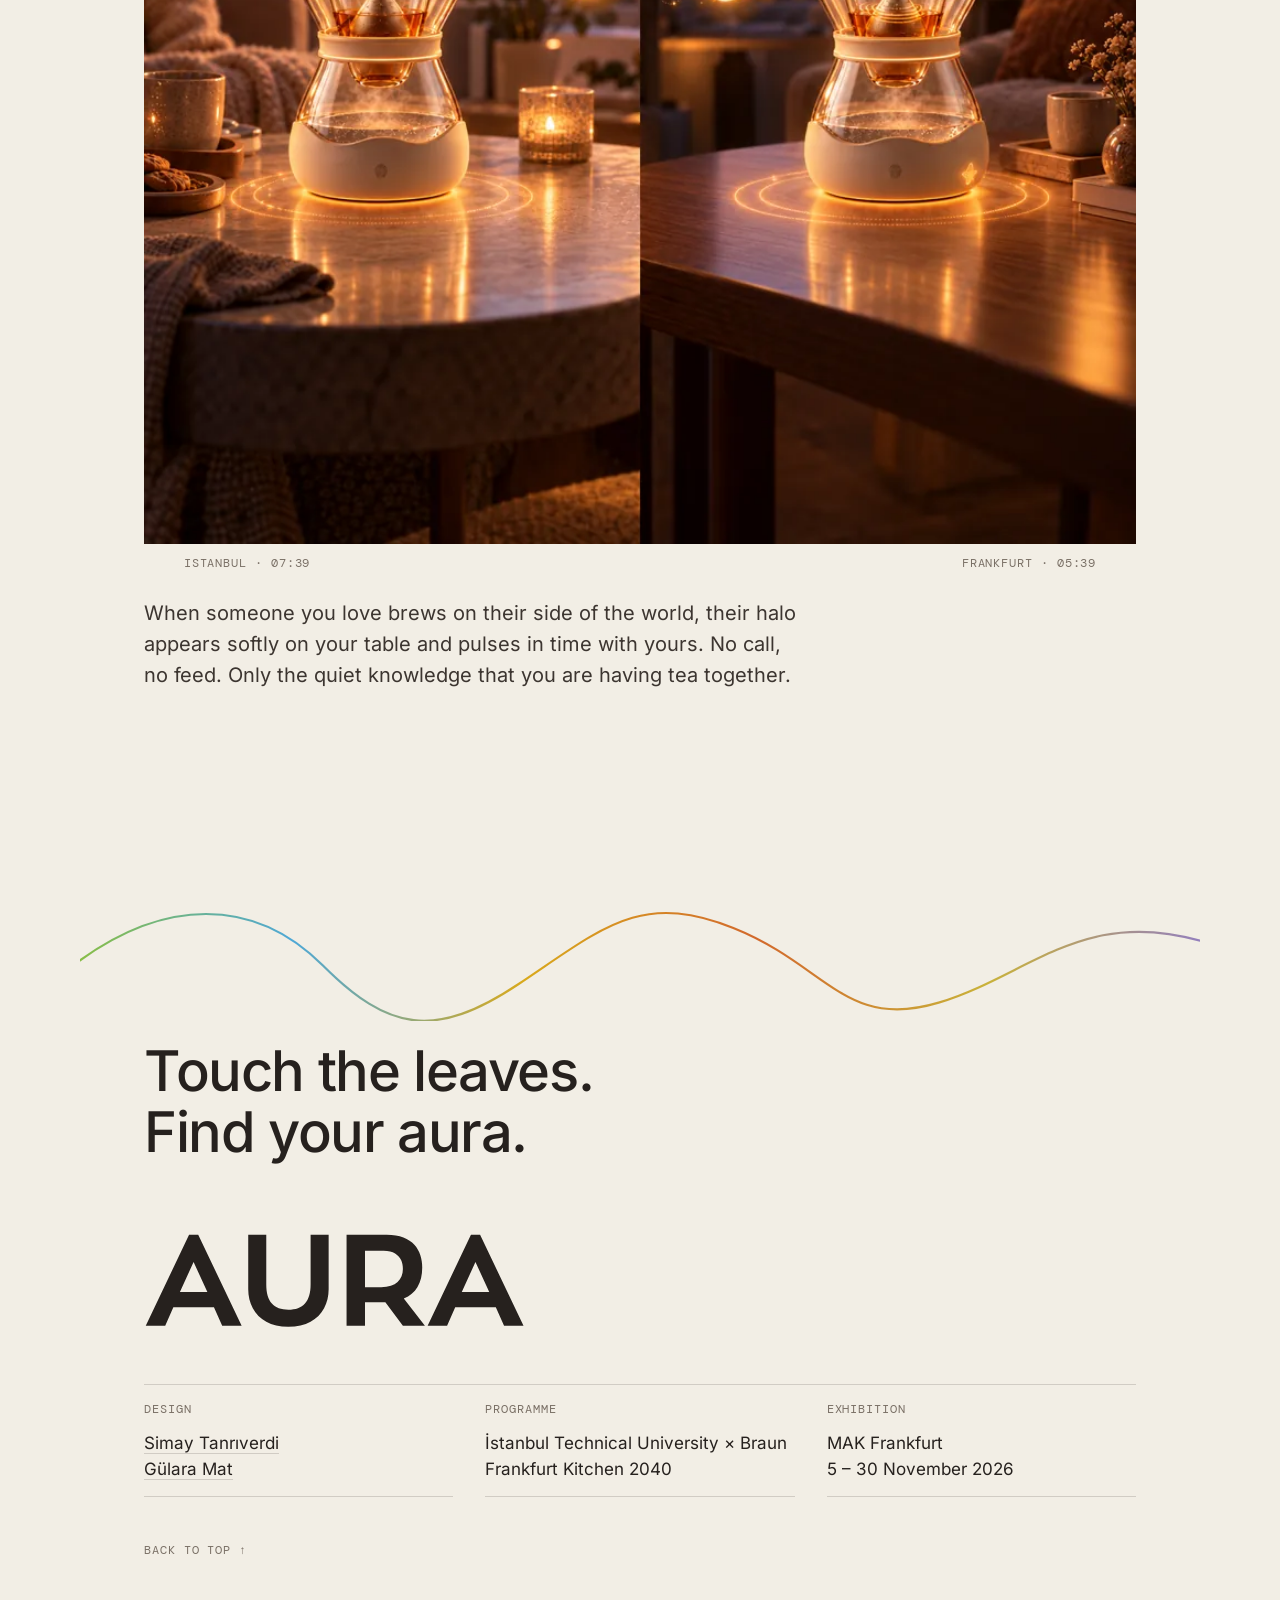
<file: more.html>
<!doctype html>
<html lang="en">
<head>
<meta charset="utf-8">
<meta name="viewport" content="width=device-width, initial-scale=1, viewport-fit=cover">
<title>More about AURA</title>
<meta name="description" content="How AURA works, the six rituals and the idea behind it. İTÜ × Braun, Frankfurt Kitchen 2040.">
<meta name="theme-color" content="#F2EEE5">
<meta property="og:image" content="img/og.jpg">
<link rel="preload" href="fonts/inter-latin-wght-normal.woff2" as="font" type="font/woff2" crossorigin>
<link rel="stylesheet" href="style.css">
<link rel="icon" href="img/favicon.svg" type="image/svg+xml">
</head>
<body class="page-more">
<svg width="0" height="0" style="position:absolute" aria-hidden="true">
  <defs>
    <linearGradient id="day" x1="0" y1="0" x2="1" y2="0">
      <stop offset="0" stop-color="#8DBF3A"/><stop offset=".2" stop-color="#4FA8D6"/><stop offset=".4" stop-color="#D9A91C"/>
      <stop offset=".6" stop-color="#D2692C"/><stop offset=".8" stop-color="#C9B23A"/><stop offset="1" stop-color="#8F7BC8"/>
    </linearGradient>
  </defs>
  <symbol id="wordmark" viewBox="144 290 1148 283"><path transform="translate(144.62 567.00)" d="M 210.65625 -55.6875 L 88 -55.6875 L 63.46875 0 L 4.671875 0 L 135.515625 -274.515625 L 163.15625 -274.515625 L 294.375 0 L 235.578125 0 Z M 107.859375 -102.015625 L 190.796875 -102.015625 L 149.140625 -192.75 Z M 107.859375 -102.015625"/><path transform="translate(432.77 567.00)" d="M 269.0625 -274.515625 L 269.0625 -110.203125 C 269.0625 -89.171875 264.453125 -70.085938 255.234375 -52.953125 C 246.023438 -35.816406 232.398438 -22.1875 214.359375 -12.0625 C 196.316406 -1.945312 173.925781 3.109375 147.1875 3.109375 C 120.707031 3.109375 98.507812 -1.945312 80.59375 -12.0625 C 62.6875 -22.1875 49.125 -35.816406 39.90625 -52.953125 C 30.695312 -70.085938 26.09375 -89.171875 26.09375 -110.203125 L 26.09375 -274.515625 L 80.609375 -274.515625 L 80.609375 -124.609375 C 80.609375 -98.648438 86.253906 -79.4375 97.546875 -66.96875 C 108.835938 -54.507812 125.382812 -48.28125 147.1875 -48.28125 C 192.09375 -48.28125 214.546875 -73.722656 214.546875 -124.609375 L 214.546875 -274.515625 Z M 269.0625 -274.515625"/><path transform="translate(727.53 567.00)" d="M 198.59375 0 L 145.625 -70.875 C 144.070312 -70.613281 142.382812 -70.484375 140.5625 -70.484375 C 138.75 -70.484375 136.9375 -70.484375 135.125 -70.484375 L 84.109375 -70.484375 L 84.109375 0 L 28.421875 0 L 28.421875 -274.515625 L 149.53125 -274.515625 C 169.519531 -274.515625 186.390625 -271.789062 200.140625 -266.34375 C 213.898438 -260.894531 224.929688 -253.5625 233.234375 -244.34375 C 241.546875 -235.125 247.582031 -224.609375 251.34375 -212.796875 C 255.113281 -200.984375 257 -188.585938 257 -175.609375 C 257 -151.992188 252.257812 -132.394531 242.78125 -116.8125 C 233.3125 -101.238281 219.488281 -89.554688 201.3125 -81.765625 L 265.171875 0 Z M 84.109375 -116.421875 L 133.171875 -116.421875 C 155.492188 -116.421875 171.976562 -121.546875 182.625 -131.796875 C 193.269531 -142.054688 198.59375 -155.234375 198.59375 -171.328125 C 198.59375 -180.929688 196.773438 -189.882812 193.140625 -198.1875 C 189.503906 -206.5 183.46875 -213.25 175.03125 -218.4375 C 166.59375 -223.632812 155.101562 -226.234375 140.5625 -226.234375 L 84.109375 -226.234375 Z M 84.109375 -116.421875"/><path transform="translate(996.21 567.00)" d="M 210.65625 -55.6875 L 88 -55.6875 L 63.46875 0 L 4.671875 0 L 135.515625 -274.515625 L 163.15625 -274.515625 L 294.375 0 L 235.578125 0 Z M 107.859375 -102.015625 L 190.796875 -102.015625 L 149.140625 -192.75 Z M 107.859375 -102.015625"/></symbol>
</svg>


<header class="bar on">
  <a href="index.html" class="bar__back mono" aria-label="Back to AURA">← <svg><use href="#wordmark"/></svg></a>
  <div class="lang mono" role="group" aria-label="Language">
    <button type="button" data-lang="en" aria-pressed="true">EN</button><span aria-hidden="true">/</span><button type="button" data-lang="de" aria-pressed="false">DE</button>
  </div>
</header>

<main id="top">

  <!-- 01 KITCHEN -->
  <section class="sec sec--first" id="kitchen">
    <p class="mono idx" data-i18n="k.idx">01 — The kitchen, 2040</p>
    <h1 class="display" data-i18n="k.title">The Frankfurt Kitchen was designed to save minutes. A century later, the kitchen is no longer a room.</h1>
    <div class="wide-media reveal" data-video>
      <video src="video/pause.mp4" poster="img/poster_pause.jpg" muted playsinline loop preload="metadata" aria-hidden="true"></video>
    </div>
    <div class="cols">
      <p class="lead reveal" data-i18n="k.p1">We work from anywhere, live in smaller spaces and move more often. Screens claim our attention from the first alarm to the last scroll.</p>
      <p class="lead reveal" data-i18n="k.p2">AURA reduces the kitchen to one quiet gesture: a short pause that belongs only to you.</p>
    </div>
  </section>

  <!-- 02 OBJECT -->
  <section class="sec" id="object">
    <p class="mono idx reveal" data-i18n="o.idx">02 — The object</p>
    <h2 class="display reveal" data-i18n="o.title">A screenless brewer, shaped like an hourglass.</h2>
    <div class="object">
      <figure class="object__fig reveal">
        <img src="img/aura_parts.webp" width="700" height="2142" loading="lazy" alt="AURA taken apart into five parts.">
        <figcaption class="mono" data-i18n="o.cap">Five parts · Ø 14 cm · 24 cm</figcaption>
      </figure>
      <ol class="parts">
        <li class="reveal"><span class="mono">1</span><div><h3 data-i18n="part.1">Upper glass lid</h3><p data-i18n="o.1"></p></div></li>
        <li class="reveal"><span class="mono">2</span><div><h3 data-i18n="part.2">Strainer</h3><p data-i18n="o.2"></p></div></li>
        <li class="reveal"><span class="mono">3</span><div><h3 data-i18n="part.3">Glass cup</h3><p data-i18n="o.3"></p></div></li>
        <li class="reveal"><span class="mono">4</span><div><h3 data-i18n="part.4">AURA Ring</h3><p data-i18n="o.4"></p></div></li>
        <li class="reveal"><span class="mono">5</span><div><h3 data-i18n="part.5">Brewing base</h3><p data-i18n="o.5"></p></div></li>
      </ol>
    </div>
  </section>

  <!-- 03 HOW IT BREWS -->
  <section class="sec brew" id="brew">
    <p class="mono idx reveal" data-i18n="b.idx">03 — How it brews</p>
    <h2 class="display reveal" data-i18n="b.title">Time you can watch.</h2>
    <div class="brew__grid">
      <div class="brew__stage">
        <div class="drawing drawing--brew" data-step="0">
          <img src="img/aura_section.webp" width="900" height="1518" alt="Section render of AURA with steam rising inside the glass" loading="lazy">
          <svg class="drawing__over" viewBox="0 0 900 1518" aria-hidden="true">
            <defs>
              <radialGradient id="heat" cx="50%" cy="50%" r="50%">
                <stop offset="0" stop-color="#FF9A3C" stop-opacity=".95"/>
                <stop offset="1" stop-color="#F0A35E" stop-opacity="0"/>
              </radialGradient>
              <radialGradient id="cupglow" cx="50%" cy="50%" r="50%">
                <stop offset="0" stop-color="#E0A040" stop-opacity=".7"/>
                <stop offset="1" stop-color="#E0A040" stop-opacity="0"/>
              </radialGradient>
            </defs>
            <ellipse class="fx fx--heat" cx="450" cy="1115" rx="390" ry="80" fill="url(#heat)"/>
            <g class="fx fx--steam">
              <path pathLength="1" d="M190 1120 C 120 980, 250 880, 160 760 S 200 520, 140 380 S 210 200, 250 110"/>
              <path pathLength="1" d="M710 1120 C 780 980, 650 880, 740 760 S 700 520, 760 380 S 690 200, 650 110"/>
            </g>
            <!-- step 3: beads form on the dome walls; on the cone they slide along its curved surface to the tip -->
            <g class="fx fx--beads">
              <path id="cone-l" class="cone" d="M230 92 Q 380 215 446 336"/>
              <path id="cone-r" class="cone" d="M670 92 Q 520 215 454 336"/>
              <g class="wall">
                <circle cx="78" cy="230" r="7"/><circle cx="64" cy="330" r="6"/><circle cx="88" cy="430" r="5"/><circle cx="128" cy="150" r="6"/>
                <circle cx="822" cy="230" r="7"/><circle cx="836" cy="330" r="6"/><circle cx="812" cy="430" r="5"/><circle cx="772" cy="150" r="6"/>
              </g>
              <g class="slide">
                <circle r="9"><animateMotion dur="2.4s" repeatCount="indefinite" calcMode="spline" keyTimes="0;1" keySplines=".5 0 .9 .55"><mpath href="#cone-l"/></animateMotion><animate attributeName="opacity" dur="2.4s" repeatCount="indefinite" values="0;1;1;0" keyTimes="0;.2;.9;1"/></circle>
                <circle r="7"><animateMotion dur="2.4s" begin="-.8s" repeatCount="indefinite" calcMode="spline" keyTimes="0;1" keySplines=".5 0 .9 .55"><mpath href="#cone-l"/></animateMotion><animate attributeName="opacity" dur="2.4s" begin="-.8s" repeatCount="indefinite" values="0;1;1;0" keyTimes="0;.2;.9;1"/></circle>
                <circle r="9"><animateMotion dur="2.4s" begin="-1.2s" repeatCount="indefinite" calcMode="spline" keyTimes="0;1" keySplines=".5 0 .9 .55"><mpath href="#cone-r"/></animateMotion><animate attributeName="opacity" dur="2.4s" begin="-1.2s" repeatCount="indefinite" values="0;1;1;0" keyTimes="0;.2;.9;1"/></circle>
                <circle r="7"><animateMotion dur="2.4s" begin="-2s" repeatCount="indefinite" calcMode="spline" keyTimes="0;1" keySplines=".5 0 .9 .55"><mpath href="#cone-r"/></animateMotion><animate attributeName="opacity" dur="2.4s" begin="-2s" repeatCount="indefinite" values="0;1;1;0" keyTimes="0;.2;.9;1"/></circle>
              </g>
              <circle class="tip" cx="450" cy="348" r="12"/>
            </g>
            <!-- step 4: a drop leaves the cone tip, passes the leaves, and tea gathers in the cup -->
            <g class="fx fx--drop">
              <ellipse class="tea" cx="450" cy="958" rx="150" ry="56" fill="url(#cupglow)"/>
              <path class="drop" d="M450 340 C 441 356, 436 366, 436 376 a 14 14 0 0 0 28 0 C 464 366, 459 356, 450 340 Z"/>
              <path class="drop drop--low" d="M450 912 C 443 924, 439 932, 439 940 a 11 11 0 0 0 22 0 C 461 932, 457 924, 450 912 Z"/>
            </g>
          </svg>
        </div>
      </div>
      <ol class="steps">
        <li class="step" data-step="1" style="--sc:#8DBF3A"><span class="mono" data-i18n="b.s1">01 · Warm</span><p data-i18n="b.1"></p></li>
        <li class="step" data-step="2" style="--sc:#4FA8D6"><span class="mono" data-i18n="b.s2">02 · Rise</span><p data-i18n="b.2"></p></li>
        <li class="step" data-step="3" style="--sc:#D9A91C"><span class="mono" data-i18n="b.s3">03 · Condense</span><p data-i18n="b.3"></p></li>
        <li class="step" data-step="4" style="--sc:#D2692C"><span class="mono" data-i18n="b.s4">04 · Drop</span><p data-i18n="b.4"></p></li>
      </ol>
    </div>
  </section>

  <!-- 04 LIGHT -->
  <section class="sec light" id="light">
    <p class="mono idx reveal" data-i18n="h.idx">04 — Light follows the brew</p>
    <h2 class="display reveal" data-i18n="h.title">A fingertip on the base is enough.</h2>
    <figure class="wide-media wide-media--photo reveal"><img src="img/scene_ring_table.webp" width="1200" height="900" loading="lazy" alt="AURA on a table, its light ring projected around the base."></figure>
    <p class="lead reveal" data-i18n="h.p"></p>
    <button class="ring ring--more reveal" type="button" data-ring aria-label="Touch and hold">
      <svg aria-hidden="true"></svg>
      <span class="mono ring__hint" data-i18n="h.hold">Touch and hold</span>
      <span class="ring__done"><span class="mono" data-i18n="l.halo.done">Your ritual now</span><b class="ring__name"></b></span>
    </button>
  </section>

  <!-- 05 RITUALS -->
  <section class="sec rituals" id="rituals">
    <p class="mono idx reveal" data-i18n="r.idx">05 — Six leaves, six moments</p>
    <h2 class="display reveal" data-i18n="r.title">One ritual for each moment screens usually take.</h2>
    <div class="day reveal" role="tablist" aria-label="Rituals of the day"></div>
    <p class="mono now"></p>
    <article class="ritual"></article>
  </section>

  <!-- 06 TOGETHER -->
  <section class="sec together" id="together">
    <p class="mono idx reveal" data-i18n="t.idx">06 — Alone, or together apart</p>
    <h2 class="display reveal" data-i18n="t.title">Tea with someone far away.</h2>
    <figure class="linked-photo reveal">
      <img src="img/scene_linked.webp" width="900" height="900" loading="lazy" alt="Two AURAs in two homes, connected by a ribbon of light.">
      <figcaption class="pair__labels mono"><span data-tz="Europe/Istanbul" data-i18n="city.ist">Istanbul</span><span data-tz="Europe/Berlin" data-i18n="city.fra">Frankfurt</span></figcaption>
    </figure>
    <p class="lead reveal" data-i18n="t.p"></p>
  </section>

</main>

<footer class="end" id="end">
  <svg class="wave wave--end" viewBox="0 0 1200 200" preserveAspectRatio="xMidYMid slice" aria-hidden="true">
    <path pathLength="1" d="M-20 120 C 90 30, 190 40, 260 110 S 380 190, 470 130 S 600 30, 700 70 S 820 180, 920 150 S 1080 40, 1220 90"/>
  </svg>
  <p class="end__line" data-i18n="end.line">Touch the leaves.<br>Find your aura.</p>
  <svg class="end__mark" role="img" aria-label="AURA"><use href="#wordmark"/></svg>
  <dl class="credits">
    <div><dt class="mono" data-i18n="c.design">Design</dt><dd><a class="person" href="https://www.linkedin.com/in/simay-tanr%C4%B1verdi/" target="_blank" rel="noopener">Simay Tanrıverdi</a><br><a class="person" href="https://www.linkedin.com/in/gularamat/" target="_blank" rel="noopener">Gülara Mat</a></dd></div>
    <div><dt class="mono" data-i18n="c.programme">Programme</dt><dd data-i18n="c.programme.v">İstanbul Technical University × Braun<br>Frankfurt Kitchen 2040</dd></div>
    <div><dt class="mono" data-i18n="c.exhibition">Exhibition</dt><dd data-i18n="c.exhibition.v">MAK Frankfurt<br>5 – 30 November 2026</dd></div>
  </dl>
  <a class="mono end__top" href="#top" data-i18n="top">Back to top ↑</a>
</footer>

<script src="i18n.js" defer></script>
<script src="halo.js" defer></script>
<script src="main.js" defer></script>
</body>
</html>
</file>
<file: style.css>
/* AURA · Frankfurt Kitchen 2040 — paper, ink, one line. */

@font-face{font-family:"Inter";src:url(fonts/inter-latin-wght-normal.woff2) format("woff2");font-weight:100 900;font-display:swap;unicode-range:U+0000-00FF,U+0131,U+0152-0153,U+02BB-02BC,U+02C6,U+02DA,U+02DC,U+2000-206F,U+2074,U+20AC,U+2122,U+2191,U+2193,U+2212,U+2215,U+FEFF,U+FFFD}
@font-face{font-family:"Inter";src:url(fonts/inter-latin-ext-wght-normal.woff2) format("woff2");font-weight:100 900;font-display:swap;unicode-range:U+0100-02AF,U+0304,U+0308,U+0329,U+1E00-1E9F,U+1EF2-1EFF,U+2020,U+20A0-20AB,U+20AD-20C0,U+2113,U+2C60-2C7F,U+A720-A7FF}
@font-face{font-family:"DM Mono";src:url(fonts/dm-mono-latin-400-normal.woff2) format("woff2");font-weight:400;font-display:swap;unicode-range:U+0000-00FF,U+0131,U+2000-206F,U+2191,U+2193,U+2212}
@font-face{font-family:"DM Mono";src:url(fonts/dm-mono-latin-ext-400-normal.woff2) format("woff2");font-weight:400;font-display:swap;unicode-range:U+0100-02AF,U+1E00-1EFF}

:root{
  --paper:#F2EEE5;
  --paper-2:#EAE4D8;
  --ink:#26211E;
  --mute:#7A7066;
  --line:rgba(38,33,30,.16);
  --kraft:#C2945F;
  --warm:#D98A4A;
  --pad:clamp(22px,6vw,64px);
  --max:1120px;
  --ease:cubic-bezier(.22,.61,.36,1);
  --sans:"Inter",system-ui,-apple-system,"Segoe UI",Helvetica,Arial,sans-serif;
  --mono:"DM Mono",ui-monospace,Menlo,monospace;
}

*{box-sizing:border-box;margin:0;padding:0}
html{scroll-behavior:smooth;-webkit-text-size-adjust:100%}
body{background:var(--paper);color:var(--ink);font-family:var(--sans);font-size:17px;line-height:1.55;font-feature-settings:"ss01","cv11";-webkit-font-smoothing:antialiased;overflow-x:hidden}
img{display:block;max-width:100%;height:auto}
a{color:inherit}
button{font:inherit;color:inherit;background:none;border:0;cursor:pointer;-webkit-tap-highlight-color:transparent}
::selection{background:var(--kraft);color:var(--paper)}

.mono{font-family:var(--mono);font-size:11.5px;letter-spacing:.08em;text-transform:uppercase;line-height:1.4}

/* ---------- top bar ---------- */
.bar{position:fixed;inset:0 0 auto 0;z-index:20;display:flex;justify-content:space-between;align-items:center;
  padding:calc(14px + env(safe-area-inset-top)) var(--pad) 14px;
  background:var(--paper);pointer-events:none;
  opacity:0;transform:translateY(-8px);transition:opacity .5s var(--ease),transform .5s var(--ease),background-color .4s}
.bar::after{content:"";position:absolute;left:0;right:0;top:100%;height:20px;background:linear-gradient(var(--paper),rgba(242,238,229,0));transition:opacity .4s}
.bar-dark .bar{background:#16110E}
.bar-dark .bar::after{background:linear-gradient(#16110E,rgba(22,17,14,0))}
.bar-dark .bar__mark svg,.bar-dark .bar__back svg{fill:#F6EFE4}
.bar-dark .lang,.bar-dark .lang button{color:rgba(246,239,228,.6)}
.bar-dark .lang button[aria-pressed="true"]{color:#F6EFE4}
.bar.on{opacity:1;transform:none}
.bar a{pointer-events:auto}
.bar__mark svg{width:62px;height:16px;fill:var(--ink);display:block}
.bar__meta{color:var(--mute)}

/* ---------- hero ---------- */
.hero{position:relative;min-height:100svh;display:flex;flex-direction:column;justify-content:center;padding:0 var(--pad);overflow:hidden}
.hero__inner{max-width:var(--max);margin:0 auto;width:100%;position:relative;z-index:1;padding-bottom:12vh}
.hero__kicker{color:var(--mute);margin-bottom:22px}
.hero__mark{line-height:0}
.hero__mark svg{width:min(78vw,620px);aspect-ratio:1148/283;fill:var(--ink)}
.hero__line{margin-top:26px;font-size:clamp(21px,5.6vw,30px);line-height:1.25;letter-spacing:-.012em;max-width:16em}
.hero__cue{position:absolute;left:var(--pad);bottom:calc(26px + env(safe-area-inset-bottom));display:flex;align-items:center;gap:12px;text-decoration:none;color:var(--mute)}
.hero__cue i{display:block;width:44px;height:1px;background:var(--ink);transform-origin:left;animation:cue 2.4s var(--ease) infinite}
@keyframes cue{0%{transform:scaleX(0)}60%{transform:scaleX(1);opacity:1}100%{transform:scaleX(1);opacity:0}}

.wave{position:absolute;left:0;width:100%;pointer-events:none}
.wave path{fill:none;stroke:url(#day);stroke-width:2.2;vector-effect:non-scaling-stroke;stroke-dasharray:1;stroke-dashoffset:1}
.wave--hero{bottom:9vh;height:30vh}
.loaded .wave--hero path{animation:draw 3.2s .3s var(--ease) forwards}
@keyframes draw{to{stroke-dashoffset:0}}

/* hero entrance */
.hero__kicker,.hero__mark,.hero__line{opacity:0;transform:translateY(14px)}
.loaded .hero__kicker,.loaded .hero__mark,.loaded .hero__line{opacity:1;transform:none;transition:opacity 1s var(--ease),transform 1s var(--ease)}
.loaded .hero__mark{transition-delay:.12s}
.loaded .hero__line{transition-delay:.28s}

/* ---------- sections ---------- */
.sec{max-width:var(--max);margin:0 auto;padding:clamp(88px,16vw,160px) var(--pad) 0}
.idx{color:var(--mute);padding-top:16px;margin-bottom:28px;position:relative}
.idx::before{content:"";position:absolute;left:0;top:0;width:100%;height:2px;background:linear-gradient(90deg,#8DBF3A,#4FA8D6,#D9A91C,#D2692C,#C9B23A,#8F7BC8);opacity:.85}
.display{font-size:clamp(29px,7.6vw,56px);line-height:1.08;letter-spacing:-.025em;font-weight:500;max-width:17em;text-wrap:balance}
.lead{font-size:clamp(17px,4.4vw,20px);line-height:1.55;color:#3c3530;max-width:33em;margin-top:26px}
.cols{display:grid;gap:0 48px}
@media (min-width:820px){.cols{grid-template-columns:1fr 1fr}}

.reveal{opacity:0;transform:translateY(18px);transition:opacity .9s var(--ease),transform .9s var(--ease)}
.reveal.in{opacity:1;transform:none}

/* ---------- drawing ---------- */
.drawing{position:relative;aspect-ratio:760/1259;width:100%}
.drawing img{width:100%;height:100%}
.drawing__over{position:absolute;inset:0;width:100%;height:100%;overflow:visible}
.dim line{stroke:var(--mute);stroke-width:2}
.tag circle{fill:var(--paper);stroke:var(--ink);stroke-width:2.5}
.tag text{font-family:var(--mono);font-size:30px;text-anchor:middle;fill:var(--ink)}

/* ---------- object ---------- */
.object{display:grid;gap:44px;margin-top:48px;align-items:start}
.object__fig{max-width:340px;width:78%;margin:0 auto}
.object__fig figcaption{color:var(--mute);text-align:center;margin-top:16px}
.parts{list-style:none;border-top:1px solid var(--line)}
.parts li{display:grid;grid-template-columns:34px 1fr;gap:10px;padding:18px 0;border-bottom:1px solid var(--line)}
.parts li>.mono{padding-top:4px;color:var(--mute)}
.parts h3{font-size:17px;font-weight:550;letter-spacing:-.005em}
.parts p{color:var(--mute);font-size:15.5px;margin-top:2px}
@media (min-width:820px){.object{grid-template-columns:1fr 1fr;gap:80px}.object__fig{width:100%;max-width:380px}}

/* ---------- brew (sticky drawing, scrolling steps) ---------- */
.brew__grid{position:relative;margin-top:36px}
.brew__stage{position:sticky;top:64px;height:calc(100svh - 64px);display:flex;align-items:flex-start;justify-content:center;padding-top:2vh;z-index:0;pointer-events:none}
.drawing--brew{height:min(56svh,620px);width:auto;aspect-ratio:900/1518}
.steps{list-style:none;position:relative;z-index:1;margin-top:calc(-100svh + 64px)}
.step{min-height:62svh;display:flex;flex-direction:column;justify-content:flex-end;padding-bottom:8svh;opacity:var(--o,0);will-change:opacity}
.step:first-child{min-height:100svh}
.step .mono{color:var(--sc,var(--mute))}
.step p{font-size:clamp(21px,5.6vw,30px);line-height:1.22;letter-spacing:-.015em;max-width:15em;margin-top:8px}
.step:last-child{min-height:70svh}
.steps{padding-bottom:30svh}

.fx{transition:opacity .9s var(--ease)}
.fx--heat,.fx--steam,.fx--beads,.fx--drop{opacity:0}
.fx--steam path{fill:none;stroke:#fff;stroke-width:9;stroke-linecap:round;stroke-dasharray:.28 .72;stroke-dashoffset:1}
.fx--beads .cone{fill:none;stroke:rgba(255,255,255,.55);stroke-width:3;stroke-linecap:round}
.fx--beads circle{fill:#fff;stroke:rgba(38,33,30,.35);stroke-width:1.5;transform-box:fill-box;transform-origin:center}
.fx--beads .wall circle{opacity:0}
.drop{fill:#D2692C;stroke:rgba(255,255,255,.7);stroke-width:2}
.tea{opacity:0;transition:opacity 1.6s var(--ease)}

[data-step="1"] .fx--heat{opacity:1;animation:breathe 3s ease-in-out infinite}
[data-step="2"] .fx--heat{opacity:.6}
[data-step="2"] .fx--steam{opacity:1}
[data-step="2"] .fx--steam path{animation:rise 2.6s linear infinite}
[data-step="2"] .fx--steam path:nth-child(2){animation-delay:-1.2s}
[data-step="3"] .fx--steam{opacity:.35}
[data-step="3"] .fx--steam path{animation:rise 3.4s linear infinite}
[data-step="3"] .fx--beads{opacity:1}
[data-step="3"] .fx--beads .wall circle{animation:bead 2.4s var(--ease) infinite}
[data-step="3"] .fx--beads .wall circle:nth-child(odd){animation-delay:.6s}
[data-step="3"] .fx--beads .wall circle:nth-child(3n){animation-delay:1.2s}
[data-step="3"] .fx--beads .tip{animation:swell 1.2s var(--ease) infinite}
@keyframes swell{0%,100%{transform:scale(.6);opacity:.6}70%{transform:scale(1.15);opacity:1}}
[data-step="4"] .fx--drop{opacity:1}
[data-step="4"] .drop{animation:fall 1.8s cubic-bezier(.55,0,1,.45) infinite}
[data-step="4"] .drop--low{animation:fallLow 1.8s cubic-bezier(.55,0,1,.45) .9s infinite;opacity:0}
[data-step="4"] .tea{opacity:1}
@keyframes fallLow{0%{transform:translateY(0);opacity:0}15%{opacity:1}80%{opacity:1}100%{transform:translateY(52px);opacity:0}}
@keyframes breathe{0%,100%{opacity:.45}50%{opacity:.95}}
@keyframes rise{to{stroke-dashoffset:0}}
@keyframes bead{0%{transform:scale(.3);opacity:0}30%{transform:scale(1);opacity:1}80%{opacity:1}100%{transform:translateY(12px);opacity:0}}
@keyframes fall{0%{transform:translateY(0);opacity:0}12%{opacity:1}75%{opacity:1}100%{transform:translateY(250px);opacity:0}}

@media (min-width:820px){
  .brew__grid{display:grid;grid-template-columns:1fr 1fr;gap:64px}
  .brew__stage{grid-column:1;grid-row:1;height:calc(100vh - 64px);align-items:center;padding:0}
  .drawing--brew{height:min(74vh,700px)}
  .steps{grid-column:2;grid-row:1;margin-top:0}
  .step,.step:first-child,.step:last-child{min-height:80vh;justify-content:center;padding:0}
}

/* ---------- light / halo ---------- */
.halo{display:block;position:relative;width:min(84vw,420px);aspect-ratio:1;margin:48px auto 0;touch-action:manipulation;user-select:none;-webkit-user-select:none;-webkit-touch-callout:none}
.halo svg{width:100%;height:100%;overflow:visible}
.halo__r{fill:none;stroke:var(--warm);stroke-width:1.6;transform-origin:200px 200px;opacity:.0;transition:opacity 1s,stroke-width .6s}
.halo__core{fill:var(--ink);transform-origin:200px 200px;transition:fill .6s,transform .6s var(--ease)}
.halo.in .halo__r{animation:ring 4.8s var(--ease) infinite}
.halo .halo__r:nth-child(2){animation-delay:.25s}.halo .halo__r:nth-child(3){animation-delay:.5s}.halo .halo__r:nth-child(4){animation-delay:.75s}.halo .halo__r:nth-child(5){animation-delay:1s}.halo .halo__r:nth-child(6){animation-delay:1.25s}
@keyframes ring{0%{opacity:0;transform:scale(.9)}35%{opacity:.75;transform:scale(1)}100%{opacity:0;transform:scale(1.06)}}
.halo__hint{position:absolute;left:0;right:0;bottom:-8px;text-align:center;color:var(--mute);transition:opacity .4s}
.halo.held .halo__core{fill:var(--warm);transform:scale(1.12)}
.halo.held .halo__r{stroke-width:3;animation-duration:1.05s}
.halo.held .halo__hint{opacity:0}
.halo:focus-visible{outline:1px dashed var(--mute);outline-offset:8px;border-radius:50%}

/* ---------- rituals ---------- */
.day{display:grid;grid-template-columns:repeat(6,1fr);gap:6px;margin-top:44px;position:relative;padding-top:6px}
.day::before{content:"";position:absolute;left:8%;right:8%;top:28px;height:1px;background:var(--line)}
.day button{position:relative;display:flex;flex-direction:column;align-items:center;gap:10px;padding:0 0 6px}
.day .dot{width:44px;height:44px;border-radius:50%;background:var(--c);box-shadow:inset 0 0 0 1px rgba(38,33,30,.12);transition:transform .45s var(--ease),box-shadow .45s}
.day .t{color:var(--mute);font-size:10.5px}
.day button[aria-selected="true"] .dot{transform:scale(1.14);box-shadow:inset 0 0 0 1px rgba(38,33,30,.12),0 0 0 4px var(--paper),0 0 0 5px var(--ink)}
.day button[aria-selected="true"] .t{color:var(--ink)}
.day button:focus-visible .dot{outline:1px dashed var(--ink);outline-offset:6px}
.now{color:var(--mute);margin-top:18px;min-height:1.4em}
.now b{font-weight:400;color:var(--ink)}

.ritual{margin-top:30px;border-top:2px solid var(--rc,var(--line));padding-top:26px;touch-action:pan-y;transition:border-color .5s}
.ritual__in{animation:fadein .6s var(--ease)}
@keyframes fadein{from{opacity:0;transform:translateY(10px)}to{opacity:1;transform:none}}
.ritual__head{display:flex;justify-content:space-between;align-items:baseline;gap:16px}
.ritual__name{font-size:clamp(34px,9vw,60px);line-height:1;letter-spacing:-.03em;font-weight:500}
.ritual__sub{font-size:18px;color:var(--mute);margin-top:10px}
.ritual__time{white-space:nowrap}
.ritual__img{margin-top:26px;aspect-ratio:607/433;overflow:hidden;background:var(--paper-2)}
.ritual__img img{width:100%;height:100%;object-fit:cover}
.ritual__tea{display:grid;grid-template-columns:1fr;gap:16px;justify-items:center;text-align:center;margin-top:30px}
.ritual__tea img{width:min(72vw,300px);height:auto;aspect-ratio:1;border-radius:50%;mix-blend-mode:multiply}
.ritual__tea h3{font-size:19px;font-weight:550;letter-spacing:-.01em;line-height:1.25}
.ritual__tea p{color:var(--mute);font-size:15px;margin-top:2px}
.ritual__why{font-size:clamp(19px,5vw,24px);line-height:1.35;letter-spacing:-.01em;margin-top:26px;max-width:24em}
.ritual dl{margin-top:24px;border-top:1px solid var(--line)}
.ritual dl div{display:grid;grid-template-columns:7.5em 1fr;gap:12px;padding:12px 0;border-bottom:1px solid var(--line)}
.ritual dt{color:var(--mute);padding-top:3px}
.ritual dd{font-size:15.5px}
.ritual__nav{display:flex;justify-content:space-between;margin-top:20px}
.ritual__nav button{padding:12px 0;color:var(--mute)}
.ritual__nav button:hover{color:var(--ink)}
@media (min-width:820px){
  .ritual__in{display:grid;grid-template-columns:1.05fr 1fr;gap:20px 64px}
  .ritual__head{grid-column:1/-1}
  .ritual__img{grid-column:1;grid-row:2/5;margin-top:0;align-self:start}
  .ritual__tea{margin-top:0}
  .ritual__why{margin-top:0}
  .ritual dl{margin-top:0}
  .ritual__nav{grid-column:1/-1}
}

/* ---------- together ---------- */
.pair{margin-top:44px}
.pair svg{width:100%;height:auto;overflow:visible}
.pair circle{fill:none;stroke:var(--warm);stroke-width:1.4;transform-box:fill-box;transform-origin:center}
.pair circle:first-child{fill:var(--warm);stroke:none}
.pair.in circle{animation:pulse 2.2s var(--ease) infinite}
.pair.in circle:nth-child(2){animation-delay:.18s}
.pair.in circle:nth-child(3){animation-delay:.36s}
@keyframes pulse{0%,100%{opacity:.25;transform:scale(.94)}40%{opacity:1;transform:scale(1)}}
.pair__line{fill:none;stroke:url(#day);stroke-width:2.2;stroke-dasharray:1;stroke-dashoffset:1;transition:stroke-dashoffset 2.4s var(--ease)}
.pair.in .pair__line{stroke-dashoffset:0}
.pair__labels{display:flex;justify-content:space-between;color:var(--mute);margin-top:6px;padding:0 4%}

/* ---------- end ---------- */
.end{position:relative;margin-top:clamp(110px,20vw,200px);padding:150px var(--pad) calc(40px + env(safe-area-inset-bottom));max-width:var(--max);margin-left:auto;margin-right:auto}
.wave--end{top:0;height:130px}
.end.in .wave--end path{animation:draw 3s var(--ease) forwards}
.end__line{font-size:clamp(29px,7.6vw,56px);line-height:1.08;letter-spacing:-.025em;font-weight:500}
.end__mark{display:block;width:min(64vw,380px);aspect-ratio:1148/283;fill:var(--ink);margin-top:72px}
.credits{margin-top:56px;border-top:1px solid var(--line);display:grid}
.credits div{display:grid;grid-template-columns:8em 1fr;gap:12px;padding:14px 0;border-bottom:1px solid var(--line)}
.credits dt{color:var(--mute);padding-top:3px}
@media (min-width:820px){.credits{grid-template-columns:repeat(3,1fr);gap:0 32px}.credits div{grid-template-columns:1fr}}
.end__top{display:inline-block;margin-top:36px;color:var(--mute);text-decoration:none;padding:10px 0}

@media (prefers-reduced-motion:reduce){
  *,*::before,*::after{animation-duration:.01ms!important;animation-iteration-count:1!important;transition-duration:.01ms!important;scroll-behavior:auto!important}
  .wave path,.pair__line{stroke-dashoffset:0}
}

/* ---------- language + back ---------- */
.lang{pointer-events:auto;display:flex;align-items:center;gap:6px;color:var(--mute)}
.lang button{font:inherit;letter-spacing:inherit;color:var(--mute);padding:10px 2px}
.lang button[aria-pressed="true"]{color:var(--ink);text-decoration:underline;text-underline-offset:5px;text-decoration-thickness:1px}
.bar__back{pointer-events:auto;display:flex;align-items:center;gap:8px;text-decoration:none;color:var(--ink);padding:8px 0}
.bar__back svg{width:52px;height:13px;fill:var(--ink)}

/* ---------- home: hero ---------- */
.page-home .hero{padding-top:calc(64px + env(safe-area-inset-top));justify-content:flex-start;align-items:center;text-align:center}
.page-home .hero__kicker{margin:10px 0 0;opacity:1;transform:none;color:var(--mute)}
.hero__product{position:relative;z-index:1;height:min(56svh,620px);width:auto;margin-top:2svh;filter:drop-shadow(0 30px 40px rgba(60,40,20,.14));opacity:0;transform:translateY(18px) scale(.98);transition:opacity 1.4s var(--ease),transform 1.4s var(--ease)}
.loaded .hero__product{opacity:1;transform:none}
.page-home .wave--hero{top:30svh;bottom:auto;height:26svh}
.hero__text{position:relative;z-index:1;margin-top:3svh}
.page-home .hero__mark svg{width:min(46vw,300px)}
.page-home .hero__line{margin:14px auto 0;font-size:clamp(18px,4.8vw,24px);color:#3c3530}
.page-home .hero__mark,.page-home .hero__line{opacity:0;transform:translateY(14px)}
.loaded.page-home .hero__mark,.loaded .page-home .hero__mark,.loaded .page-home .hero__line{opacity:1;transform:none}

/* ---------- home: films ---------- */
.film{position:relative;height:100svh;overflow:hidden;background:#1d1714}
.film--tall{height:110svh}
.film video{position:absolute;inset:0;width:100%;height:100%;object-fit:cover}
.film::after{content:"";position:absolute;inset:auto 0 0 0;height:45%;background:linear-gradient(transparent,rgba(20,14,10,.65));pointer-events:none}
.film__line{position:absolute;left:var(--pad);right:var(--pad);bottom:calc(9svh + env(safe-area-inset-bottom));z-index:1;color:#F6EFE4;font-size:clamp(29px,7.6vw,56px);line-height:1.08;letter-spacing:-.025em;font-weight:500;max-width:11em}

/* ---------- home: panels ---------- */
.panel{max-width:var(--max);margin:0 auto;padding:clamp(96px,18vw,170px) var(--pad) 0;display:grid;gap:36px;align-items:center}
.statement{font-size:clamp(29px,7.6vw,56px);line-height:1.08;letter-spacing:-.025em;font-weight:500;text-wrap:balance}
.quiet{color:var(--mute);font-size:17px;margin-top:16px;max-width:24em}
/* exploded view: names sit in one column right of the render, each tied to its part by a leader in the part's colour */
.panel--parts{--ph:min(72svh,720px);--pw:calc(var(--ph) * 700 / 2142)}
.partsfig{position:relative;height:var(--ph);margin:0}
.partsfig img{height:100%;width:auto;margin:0}
.partlabels{list-style:none;position:absolute;inset:0;color:var(--ink)}
.partlabels li{position:absolute;top:var(--y);left:calc(var(--pw) * var(--x));right:0;transform:translateY(-50%);
  display:grid;grid-template-columns:calc(var(--pw) * (1 - var(--x)) + 16px) 1fr;gap:10px;align-items:center}
.partlabels li::before{content:"";height:1.5px;background:var(--pc)}
/* the render is cropped at the fingertip's right edge, so it sits flush with the viewport's right edge and bleeds off the left */
.panel--touch{padding-left:0;padding-right:0;overflow:hidden}
.touch{width:112vw;max-width:none;margin-left:-12vw;-webkit-mask-image:linear-gradient(to bottom,transparent 0,#000 18%);mask-image:linear-gradient(to bottom,transparent 0,#000 18%)}
.panel--touch .panel__text{padding:0 var(--pad)}
.panel--rituals{display:block}
@media (min-width:820px){
  .panel{grid-template-columns:1fr 1fr;gap:80px}
  .panel--touch .touch{width:100%;max-width:560px;margin-left:0;justify-self:end;
    -webkit-mask-image:linear-gradient(to bottom,transparent 0,#000 18%),linear-gradient(to right,#000 78%,transparent);-webkit-mask-composite:source-in;
    mask-image:linear-gradient(to bottom,transparent 0,#000 18%),linear-gradient(to right,#000 78%,transparent);mask-composite:intersect}
}

/* compact ritual on home */
.ritual-mini{display:grid;grid-template-columns:132px 1fr auto;gap:18px;align-items:center;margin-top:26px;padding:20px 0;border-top:2px solid var(--rc,var(--line));border-bottom:1px solid var(--line);text-decoration:none;transition:border-color .5s}
.ritual-mini img{width:132px;height:132px;border-radius:50%;mix-blend-mode:multiply}
.ritual-mini .n{font-size:24px;font-weight:500;letter-spacing:-.02em;line-height:1.1}
.ritual-mini .s{color:var(--mute);font-size:15px;margin-top:4px}
.ritual-mini .go{color:var(--mute);font-size:22px}
.ritual-mini.swap>*{animation:fadein .5s var(--ease)}

/* ---------- home: CTA ---------- */
.cta{max-width:var(--max);margin:0 auto;padding:clamp(80px,14vw,140px) var(--pad) 0}
.cta__link{display:flex;justify-content:space-between;align-items:center;gap:20px;padding:28px 0;text-decoration:none;font-size:clamp(26px,7vw,48px);font-weight:500;letter-spacing:-.025em;border-top:2px solid transparent;border-image:linear-gradient(90deg,#8DBF3A,#4FA8D6,#D9A91C,#D2692C,#C9B23A,#8F7BC8) 1;border-bottom:1px solid var(--line)}
.cta__link svg{width:44px;height:18px;flex:none;stroke:var(--ink);stroke-width:1.6;fill:none;transition:transform .4s var(--ease)}
.cta__link:hover svg{transform:translateX(6px)}

/* ---------- more page ---------- */
.sec--first{padding-top:calc(96px + env(safe-area-inset-top))}
.wide-media{margin-top:36px;aspect-ratio:3/2;overflow:hidden;background:var(--paper-2)}
.wide-media video{width:100%;height:100%;object-fit:cover}
.object__fig img{height:min(70svh,640px);width:auto;margin:0 auto}
.page-more .object__fig{width:auto;max-width:none}
.page-home .bar__mark{opacity:0;transition:opacity .5s var(--ease)}
.page-home.scrolled .bar__mark{opacity:1}

/* ---------- Light Ring (halo) ---------- */
.panel--halo{text-align:left}
.ring{position:relative;display:block;width:min(86vw,440px);aspect-ratio:1;margin:0 auto;touch-action:manipulation;user-select:none;-webkit-user-select:none;-webkit-touch-callout:none;-webkit-tap-highlight-color:transparent}
.ring svg{width:100%;height:100%;overflow:visible}
.ring:focus-visible{outline:1px dashed var(--mute);outline-offset:6px;border-radius:50%}
.lr-base{fill:none;stroke:var(--line);stroke-width:1}
.lr-arc{fill:none;stroke-width:2.4;stroke-linecap:round;opacity:.55;transition:opacity .6s,stroke-width .6s}
.lr-arc.is-now{opacity:1;stroke-width:4}
.lr-hour{fill:var(--mute);opacity:.55}
.lr-mark{stroke:var(--paper);stroke-width:2}
.lr-mark.is-now{stroke:var(--ink);stroke-width:1.5}
.lr-track{fill:none;stroke:var(--line);stroke-width:1}
.lr-steep{fill:none;stroke-width:3;stroke-linecap:round;stroke-dasharray:1;stroke-dashoffset:1}
.lr-pulse{fill:none;stroke-width:1.6;opacity:0;transform-origin:200px 200px}
.lr-core{fill:var(--ink);transform-origin:200px 200px;transition:fill .5s,transform .5s var(--ease),filter .5s}
.ring.in .lr-pulse{animation:lrIdle 4.2s var(--ease) infinite}
.ring.in .lr-pulse:nth-child(2){animation-delay:1.4s}.ring.in .lr-pulse:nth-child(3){animation-delay:2.8s}
@keyframes lrIdle{0%{opacity:0;transform:scale(1)}30%{opacity:.35}100%{opacity:0;transform:scale(2.6)}}
.ring.held .lr-pulse{animation:lrBeat 1.04s var(--ease) infinite}
.ring.held .lr-pulse:nth-child(2){animation-delay:.18s}.ring.held .lr-pulse:nth-child(3){animation-delay:.36s}
@keyframes lrBeat{0%{opacity:0;transform:scale(1)}15%{opacity:.95}100%{opacity:0;transform:scale(3.2)}}
.ring.held .lr-core,.ring.done .lr-core{fill:var(--glow);transform:scale(1.15);filter:drop-shadow(0 0 14px var(--glow))}
.ring.held .lr-arc,.ring.done .lr-arc{opacity:.85}
.ring__hint{position:absolute;left:0;right:0;bottom:-4px;text-align:center;color:var(--mute);transition:opacity .4s}
.ring.held .ring__hint,.ring.done .ring__hint{opacity:0}
.ring__done{position:absolute;left:0;right:0;bottom:-26px;text-align:center;opacity:0;transform:translateY(6px);transition:opacity .6s var(--ease),transform .6s var(--ease)}
.ring__done .mono{display:block;color:var(--mute)}
.ring__done b{display:block;font-weight:500;font-size:22px;letter-spacing:-.015em;margin-top:4px}
.ring.done .ring__done{opacity:1;transform:none}
.ring--more{margin-top:56px;margin-bottom:40px}
.panel--halo{padding-bottom:30px}

/* ---------- Linked Auras ---------- */
.linked{position:relative;margin-top:clamp(96px,18vw,170px);min-height:100svh;background:#16110E;color:#F6EFE4;overflow:hidden;display:flex;align-items:center}
.linked video{position:absolute;inset:0;width:100%;height:100%;object-fit:cover;opacity:.28;filter:saturate(.8)}
.linked::before{content:"";position:absolute;inset:0;background:radial-gradient(120% 80% at 50% 45%,rgba(22,17,14,.15),rgba(22,17,14,.85));pointer-events:none}
.linked__in{position:relative;z-index:1;width:100%;max-width:var(--max);margin:0 auto;padding:12svh var(--pad)}
.linked__idx{color:rgba(246,239,228,.6);margin-bottom:18px}
.linked .statement{max-width:12em}
.pair2{display:grid;grid-template-columns:1fr 1.1fr 1fr;align-items:center;margin-top:9svh}
.pair2 svg{width:100%;height:auto;display:block;overflow:visible}
.pair2__me,.pair2__far{display:flex;flex-direction:column;align-items:center;gap:12px;color:rgba(246,239,228,.75)}
.pair2__me{touch-action:manipulation;user-select:none;-webkit-user-select:none;-webkit-touch-callout:none;-webkit-tap-highlight-color:transparent}
.pair2 .mono{font-size:10.5px;white-space:nowrap}
.p-r{fill:none;stroke:rgba(246,239,228,.35);stroke-width:1.4;transform-origin:100px 100px}
.p-core{fill:#F6EFE4;transform-origin:100px 100px;transition:fill .5s,filter .5s}
.pair2__me .p-r{stroke:#F0A35E}
.pair2__me .p-r{animation:pBeat 2.4s var(--ease) infinite}
.pair2__me .p-r:nth-child(2){animation-delay:.2s}.pair2__me .p-r:nth-child(1){animation-delay:.4s}
.linked.held .pair2__me .p-r{animation-duration:1.04s}
.linked.held .pair2__me .p-core,.linked.sent .p-core{fill:#F0A35E;filter:drop-shadow(0 0 12px #F0A35E)}
.linked.sent .pair2__far .p-r{stroke:#F0A35E;animation:pBeat 1.04s var(--ease) infinite}
.linked.sent .pair2__far .p-r:nth-child(2){animation-delay:.2s}.linked.sent .pair2__far .p-r:nth-child(1){animation-delay:.4s}
@keyframes pBeat{0%,100%{opacity:.25;transform:scale(.94)}35%{opacity:1;transform:scale(1)}}
.pair2__line{height:60px}
.p-track{fill:none;stroke:rgba(246,239,228,.18);stroke-width:1.4;vector-effect:non-scaling-stroke}
.p-flow{fill:none;stroke:url(#day);stroke-width:2.6;vector-effect:non-scaling-stroke;stroke-dasharray:1;stroke-dashoffset:1}
.linked__hint{margin-top:7svh;color:rgba(246,239,228,.7);text-align:center;min-height:1.4em}
.linked__sub{margin-top:18px;color:rgba(246,239,228,.82);font-size:17px;max-width:26em;text-align:center;margin-left:auto;margin-right:auto}
@media (min-width:820px){.pair2{max-width:760px;margin-left:auto;margin-right:auto}}
.pair2__me,.pair2__far{width:100%;padding:0}
.pair2__me svg,.pair2__far svg{width:86%}
.linked__hint,.linked__sub{text-align:left;margin-left:0}
.pair2{grid-template-columns:minmax(0,1fr) minmax(0,.9fr) minmax(0,1fr)}
.pair2 .mono{white-space:normal;text-align:center;line-height:1.5;min-height:3em}

.film--photo img{position:absolute;inset:0;width:100%;height:100%;object-fit:cover}
.film--photo{margin-top:clamp(96px,18vw,170px)}
.wide-media--photo{aspect-ratio:4/3}
.wide-media--photo img{width:100%;height:100%;object-fit:cover}
.linked-photo{margin-top:40px}
.linked-photo img{width:100%;aspect-ratio:1;object-fit:cover}
.linked-photo figcaption{margin-top:12px}

/* designer names link to their LinkedIn profiles */
.person{text-decoration:underline;text-decoration-color:var(--line);text-underline-offset:4px;text-decoration-thickness:1px;transition:text-decoration-color .3s}
.person:hover,.person:focus-visible{text-decoration-color:var(--ink)}
</file>
